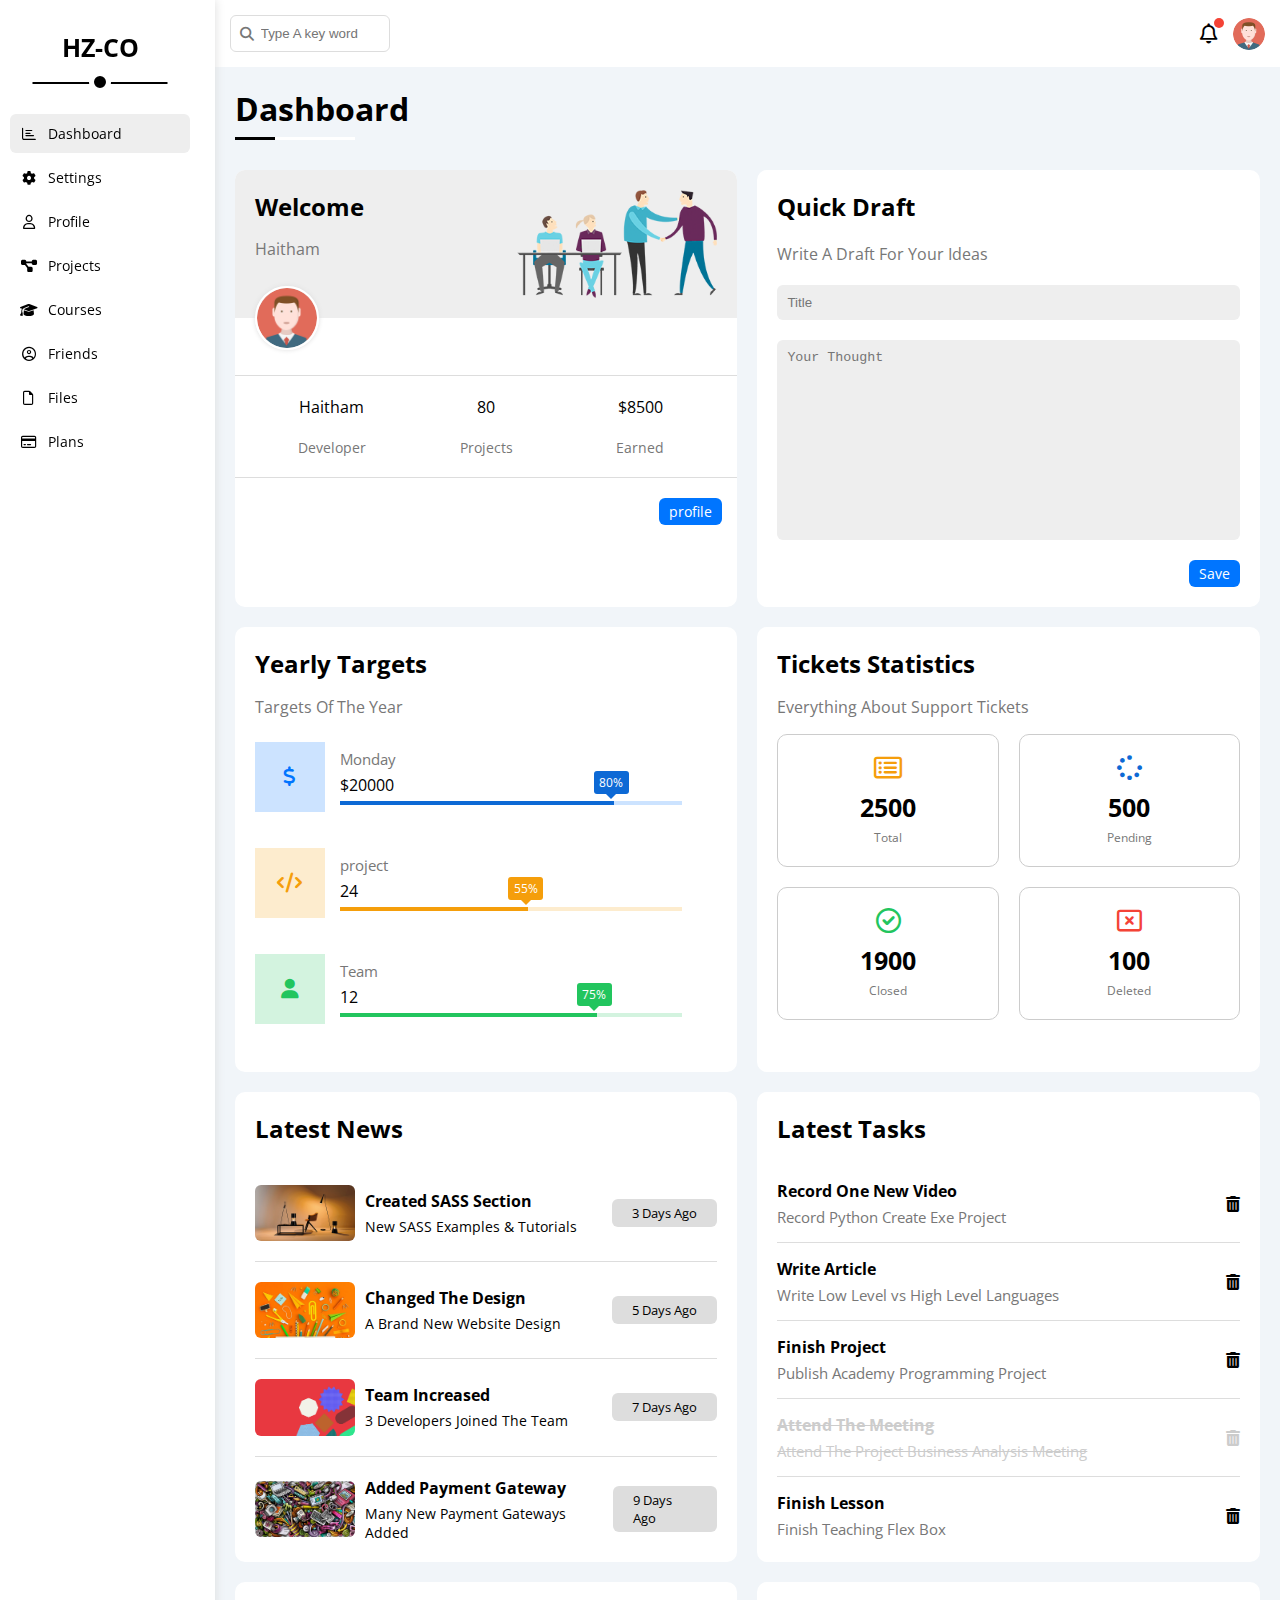
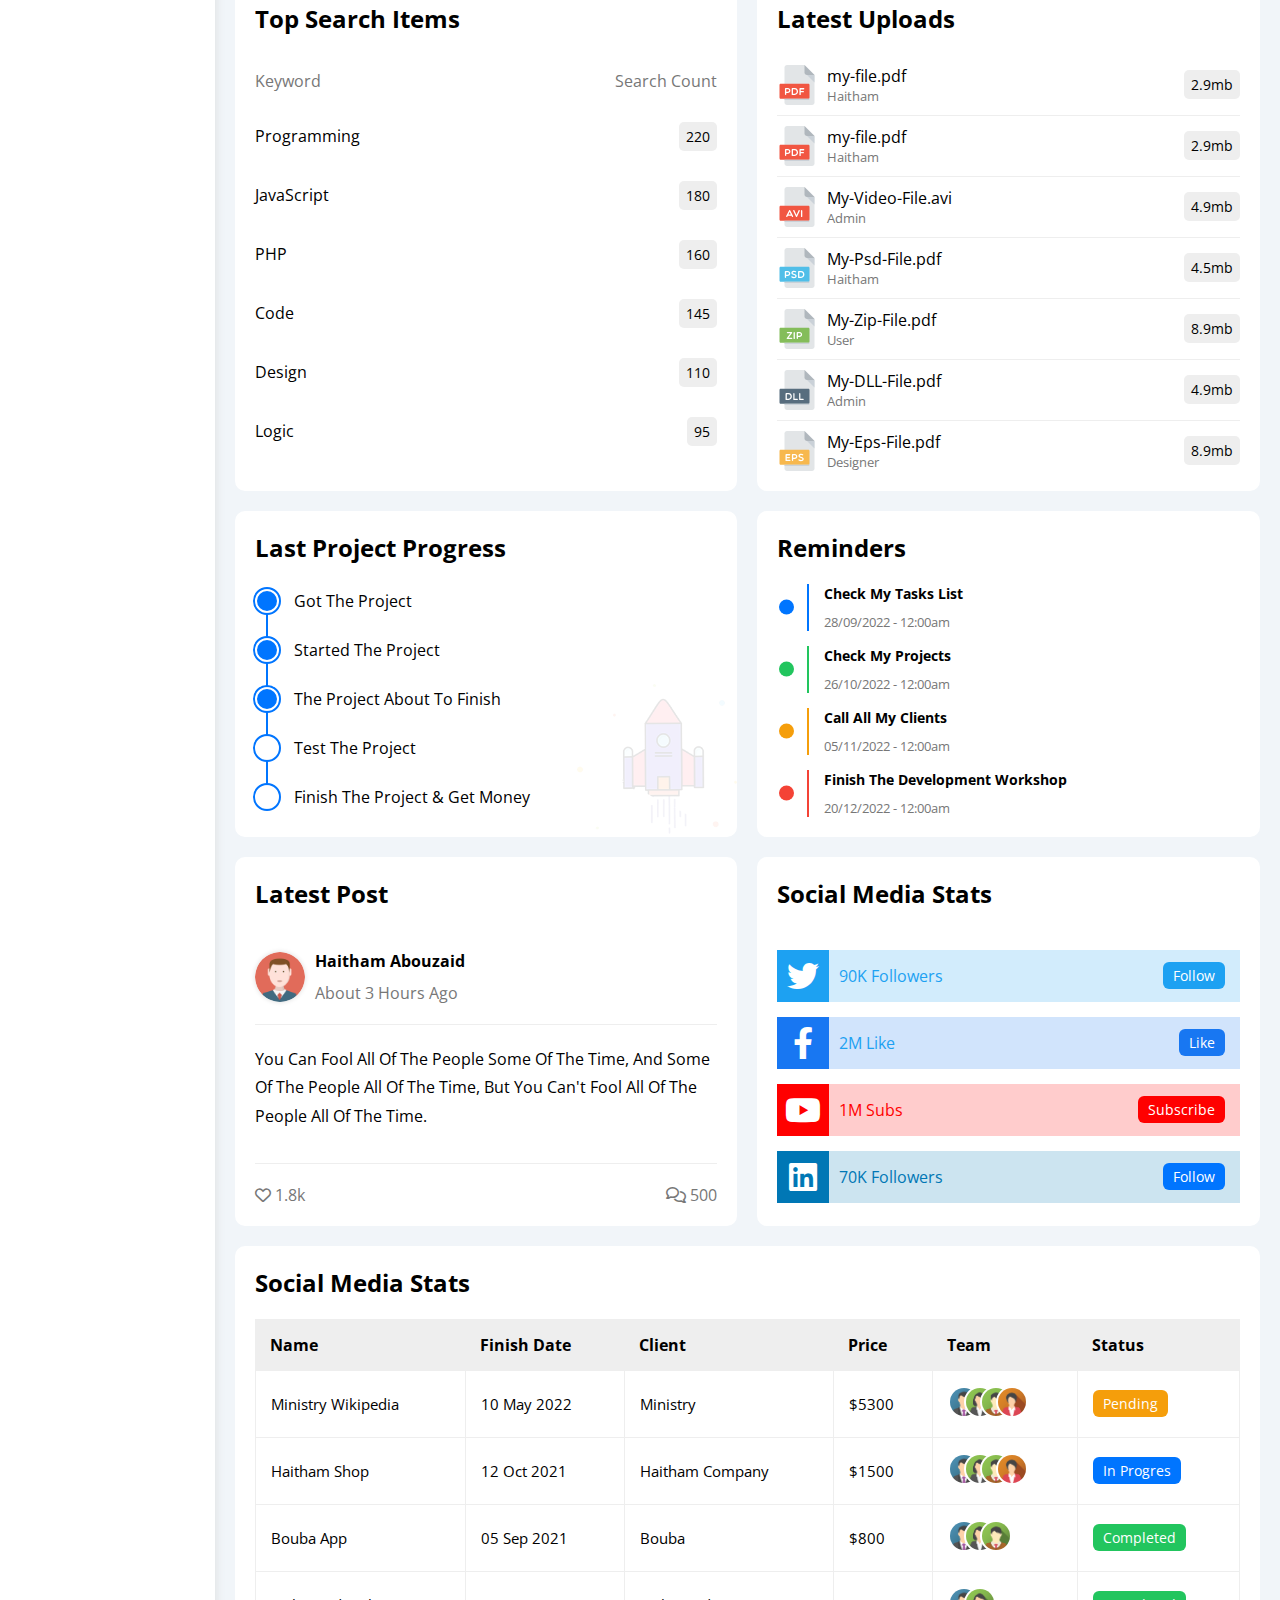
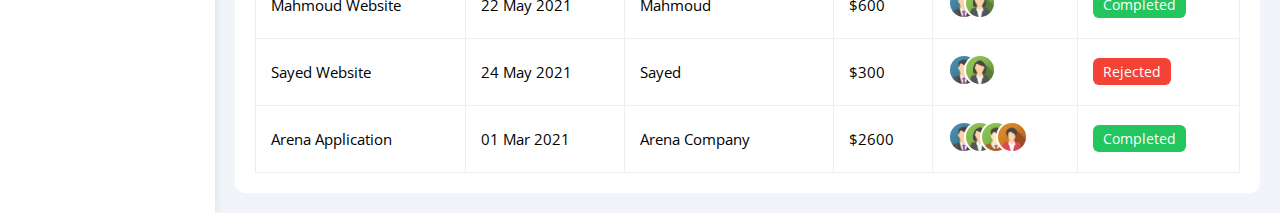
<file: index.html>
<!DOCTYPE html>
<html lang="en">
  <head>
    <meta charset="UTF-8" />
    <meta http-equiv="X-UA-Compatible" content="IE=edge" />
    <meta name="viewport" content="width=device-width, initial-scale=1.0" />
    <title>Dashboard</title>
    <link rel="stylesheet" href="css/all.min.css" />
    <link rel="stylesheet" href="css/style.css" />
    <link rel="preconnect" href="https://fonts.googleapis.com" />
    <link rel="preconnect" href="https://fonts.gstatic.com" crossorigin />
    <link href="https://fonts.googleapis.com/css2?family=Open+Sans:wght@300;500&display=swap" rel="stylesheet" />
  </head>
  <body>
    <div class="page">
      <!-- start sidebar -->
      <div class="sidebar">
        <div class="sid-cont">
        <h3>HZ-CO</h3>
        <ul>
          <li>
            <a class="anc-link active" href="index.html">
              <i class="fa-regular fa-chart-bar fa-fw"></i>
              <span>Dashboard</span>
            </a>
          </li>
          <li>
            <a class="anc-link" href="settings.html">
              <i class="fa-solid fa-gear fa-fw"></i>
              <span>Settings</span>
            </a>
          </li>
          <li>
            <a class="anc-link" href="profile.html">
              <i class="fa-regular fa-user fa-fw"></i>
              <span>Profile</span>
            </a>
          </li>
          <li>
            <a class="anc-link" href="projects.html">
              <i class="fa-solid fa-diagram-project fa-fw"></i>
              <span>Projects</span>
            </a>
          </li>
          <li>
            <a class="anc-link" href="courses.html">
              <i class="fa-solid fa-graduation-cap fa-fw"></i>
              <span>Courses</span>
            </a>
          </li>
          <li>
            <a class="anc-link" href="friends.html">
              <i class="fa-regular fa-circle-user fa-fw"></i>
              <span>Friends</span>
            </a>
          </li>
          <li>
            <a class="anc-link" href="files.html">
              <i class="fa-regular fa-file fa-fw"></i>
              <span>Files</span>
            </a>
          </li>
          <li>
            <a class="anc-link" href="plans.html">
              <i class="fa-regular fa-credit-card fa-fw"></i>
              <span>Plans</span>
            </a>
          </li>
        </ul>
      </div>
      </div>
      <!-- end sidebar -->
      <!-- start content -->
      <div class="content">
        <!-- start head -->
        <div class="nav-cont">
          <div class="search">
          <input type="text" placeholder="Type A key word">
        </div>
          <div class="icons">
            <i class="notifi fa-regular fa-bell">
              <span></span>
            </i>
            <img src="imgs/avatar.png" alt="">
          </div>
        </div>
         <!-- end head -->
         <!-- start Dashboard -->
         <!-- start-widget -->
         <h1 class="main-title">Dashboard</h1>
         <div class="wrapper">
            <!-- welcome -->
            <div class="welcome">
            <div class="main-head">
              <div class="text">
                <h2>Welcome</h2>
                <span>Haitham</span>
              </div>
              <img class="head-pic" src="imgs/welcome.png" alt="">
            </div>
            <img src="imgs/avatar.png" alt="" class="pic-prof">
            <div class="body">
              <div class="details">Haitham<span>Developer</span>
              </div>
              <div class="details">80<span>Projects</span>
              </div>
              <div class="details">$8500<span>Earned</span>
              </div>
            </div>
            <a href="" class="visit btn-shape">profile</a>
            </div>
             <!-- d- welcome -->
            <!-- Quick-draft -->
            <div class="q-draft">
            <h2 class="title-head">Quick Draft</h2>
            <span>Write A Draft For Your Ideas</span>
            <form>
              <input class="input" type="text" name="" id="" placeholder="Title">
              <textarea class="input area" name="" id="" placeholder="Your Thought"></textarea>
            </form>
            <a href="" class="qu-btn btn-shape">Save</a>
            </div>
            <!-- d- Quick-draft -->
             <!-- Target -->
             <div class="target">
            <h2 class="title-head">Yearly Targets</h2>
            <p>Targets Of The Year</p>
            <div class="targ">
              <div class="one icon"><i class="fa-solid fa-dollar-sign"></i></div>
              <div class="data">
                <span class="day">Monday</span>
                <span class="amount">$20000</span>
                <div class="prog-one progress">
                  <div class="color-one" style="width: 80%;">
                    <span>80%</span>
                  </div>
                </div>
              </div>
            </div>
            <div class="targ">
              <div class="two icon"><i class="fa-solid fa-code"></i></div>
              <div class="data">
                <span class="day">project</span>
                <span class="amount">24</span>
                <div class="prog-two progress">
                  <div class="color-two" style="width: 55%;">
                    <span>55%</span>
                  </div>
                </div>
              </div>
            </div>
            <div class="targ">
              <div class="three icon"><i class="fa-solid fa-user"></i></div>
              <div class="data">
                <span class="day">Team</span>
                <span class="amount">12</span>
                <div class="prog-three progress">
                  <div class="color-three" style="width: 75%;">
                    <span>75%</span>
                  </div>
                </div>
              </div>
            </div>
            </div>
             <!-- d-Target -->
            <!-- tickets -->
            <div class="tickets">
              <h2 class="title-head">Tickets Statistics</h2>
              <p>Everything About Support Tickets</p>
              <div class="ticket-contr">
                <div class="tik">
                  <i class="fa-regular fa-rectangle-list fa-2x list-icon"></i>
                  <span>2500</span>
                  Total
                </div>
                <div class="tik">
                  <i class="fa-solid fa-spinner fa-2x load-icon"></i>
                  <span>500</span>
                  Pending
                </div>
                <div class="tik">
                  <i class="fa-regular fa-circle-check fa-2x mark-icon"></i>
                  <span>1900</span>
                  Closed
                </div>
                <div class="tik">
                  <i class="fa-regular fa-rectangle-xmark fa-2x del-icon"></i>
                  <span>100</span>
                  Deleted
                </div>
              </div>
            </div>
            <!-- d- tickets -->
            <!-- latest-News -->
            <div class="latest-news">
              <h2 class="title-head">Latest News</h2>
              <div class="cont-news">
              <div class="box-news">
                <div class="l-side">
                  <img src="imgs/news-01.png" alt="">
                  <div class="text">
                    <h4>Created SASS Section</h4>
                    <span>New SASS Examples & Tutorials</span>
                  </div>
                </div>
                <div class="r-side">
                    3 Days Ago
                </div>
              </div>
              <div class="box-news">
                <div class="l-side">
                  <img src="imgs/news-02.png" alt="">
                  <div class="text">
                    <h4>Changed The Design</h4>
                    <span>A Brand New Website Design</span>
                  </div>
                </div>
                <div class="r-side">
                    5 Days Ago
                </div>
              </div>
              <div class="box-news">
                <div class="l-side">
                  <img src="imgs/news-03.png" alt="">
                  <div class="text">
                    <h4>Team Increased</h4>
                    <span>3 Developers Joined The Team</span>
                  </div>
                </div>
                <div class="r-side">
                    7 Days Ago
                </div>
              </div>
              <div class="box-news">
                <div class="l-side">
                  <img src="imgs/news-04.png" alt="">
                  <div class="text">
                    <h4>Added Payment Gateway</h4>
                    <span>Many New Payment Gateways Added</span>
                  </div>
                </div>
                <div class="r-side">
                    9 Days Ago
                </div>
              </div>
            </div>
            </div>
            <!-- d- latest-News -->
            <!--  latest tasks -->
            <div class="latest-tasks">
              <h2 class="title-head">Latest Tasks</h2>
              <div class="cont-task">
              <div class="box-task">
                  <div class="text">
                    <h4>Record One New Video</h4>
                    <span>Record Python Create Exe Project</span>
                  </div>
                <div class="r-side">
                  <i class="fa-solid fa-trash-can"></i>
                </div>
              </div>
              <div class="box-task">
                  <div class="text">
                    <h4>Write Article</h4>
                    <span>Write Low Level vs High Level Languages</span>
                  </div>
                <div class="r-side">
                  <i class="fa-solid fa-trash-can"></i>
                </div>
              </div>
              <div class="box-task">
                  <div class="text">
                    <h4>Finish Project</h4>
                    <span>Publish Academy Programming Project</span>
                  </div>
                <div class="r-side">
                  <i class="fa-solid fa-trash-can"></i>
                </div>
              </div>
              <div class="box-task">
                  <div class="text">
                    <h4><del>Attend The Meeting</del></h4>
                    <span><del>Attend The Project Business Analysis Meeting</del></span>
                  </div>
                <div class="r-side">
                  <i class="fa-solid fa-trash-can del"></i>
                </div>
              </div>
              <div class="box-task">
                <div class="text">
                  <h4>Finish Lesson</h4>
                  <span>Finish Teaching Flex Box</span>
                </div>
              <div class="r-side">
                <i class="fa-solid fa-trash-can"></i>
              </div>
            </div>
            </div>
            </div>
            <!-- d- taskes -->
            <!-- top search itmes -->
            <div class="top-search">
              <h2 class="title-head">Top Search Items</h2>
              <div class="data">
                <span>Keyword</span>
                <span>Search Count</span>
              </div>
              <div class="data">
                <span class="lang">Programming</span>
                <span class="num-ser">220</span>
              </div>
              <div class="data">
                <span class="lang">JavaScript</span>
                <span class="num-ser">180</span>
              </div>
              <div class="data">
                <span class="lang">PHP</span>
                <span class="num-ser">160</span>
              </div>
              <div class="data">
                <span class="lang">Code</span>
                <span class="num-ser">145</span>
              </div>
              <div class="data">
                <span class="lang">Design</span>
                <span class="num-ser">110</span>
              </div>
              <div class="data">
                <span class="lang">Logic</span>
                <span class="num-ser">95</span>
              </div>
            </div>
            <!-- d- top search itmes -->
            <!-- latest-uploade -->
            <div class="la-uploade">
              <h2 class="title-head">Latest Uploads</h2>
              <div class="data">
              <div class="left">
                <img src="imgs/pdf.svg" alt="">
                <div class="text">
                  <span>my-file.pdf</span>
                  <span>Haitham</span>
                </div>
              </div>
              <div class="right">
                2.9mb
              </div>
            </div>
            <div class="data">
              <div class="left">
                <img src="imgs/pdf.svg" alt="">
                <div class="text">
                  <span>my-file.pdf</span>
                  <span>Haitham</span>
                </div>
              </div>
              <div class="right">
                2.9mb
              </div>
            </div>
            <div class="data">
              <div class="left">
                <img src="imgs/avi.svg" alt="">
                <div class="text">
                  <span>My-Video-File.avi</span>
                  <span>Admin</span>
                </div>
              </div>
              <div class="right">
                4.9mb
              </div>
            </div>
            <div class="data">
              <div class="left">
                <img src="imgs/psd.svg" alt="">
                <div class="text">
                  <span>My-Psd-File.pdf</span>
                  <span>Haitham</span>
                </div>
              </div>
              <div class="right">
                4.5mb
              </div>
            </div>
            <div class="data">
              <div class="left">
                <img src="imgs/zip.svg" alt="">
                <div class="text">
                  <span>My-Zip-File.pdf</span>
                  <span>User</span>
                </div>
              </div>
              <div class="right">
                8.9mb
              </div>
            </div>
            <div class="data">
              <div class="left">
                <img src="imgs/dll.svg" alt="">
                <div class="text">
                  <span>My-DLL-File.pdf</span>
                  <span>Admin</span>
                </div>
              </div>
              <div class="right">
                4.9mb
              </div>
            </div>
            <div class="data">
              <div class="left">
                <img src="imgs/eps.svg" alt="">
                <div class="text">
                  <span>My-Eps-File.pdf</span>
                  <span>Designer</span>
                </div>
              </div>
              <div class="right">
                8.9mb
              </div>
            </div>
            </div>
            <!-- d- latest-uploade -->
            <!-- latest-project -->
            <div class="latest-project">
              <h2 class="title-head">Last Project Progress</h2>
              <ul class="progress">
                <li class="done"> Got The Project</li>
                <li class="done">Started The Project</li>
                <li class="done">The Project About To Finish</li>
                <li class="current">Test The Project</li>
                <li>Finish The Project & Get Money</li>
              </ul>
              <img src="imgs/project.png" alt="">
            </div>
            <!-- latest-project -->
            <!-- remainder -->
            <div class="remainder">
              <h2 class="title-head">Reminders</h2>
              <div class="remain one">
                <span class="title">Check My Tasks List</span>
                <span>28/09/2022 - 12:00am</span>
              </div>
              <div class="remain two">
                <span class="title">Check My Projects</span>
                <span>26/10/2022 - 12:00am</span>
              </div>
              <div class="remain three">
                <span class="title">Call All My Clients</span>
                <span>05/11/2022 - 12:00am</span>
              </div>
              <div class="remain four">
                <span class="title">Finish The Development Workshop</span>
                <span>20/12/2022 - 12:00am</span>
              </div>
            </div>
            <!-- d- remainder -->
            <!-- latest-post -->
            <div class="la-post">
              <h2 class="title-head">Latest Post</h2>
              <div class="info">
                <img src="imgs/avatar.png" alt="">
                <div class="nam">
                  <span class="user-nm">Haitham Abouzaid</span>
                  <span>About 3 Hours Ago</span>
                </div>
              </div>
              <div class="post">
                You Can Fool All Of The People Some Of The Time, And Some Of
                 The People All Of The Time, But You Can't Fool All Of The People All Of The Time.
              </div>
              <div class="liks">
              <div>
                <i class="fa-regular fa-heart"></i>
                <span>1.8k</span>
              </div>
              <div>
                <i class="fa-regular fa-comments"></i>
                <span>500</span>
              </div>
            </div>
            </div>
            <!-- d- latest-post -->
            <!-- social media -->
            <div class="social-media">
              <h2 class="title-head">Social Media Stats</h2>
              <div class="social twitter">
                <div class="Stics">
                  <span class="icon-soc one"><i class="fa-brands fa-twitter fa-2x"></i></span>
                  <span>90K Followers</span>
                </div>
                <a href="" class="btn-shape twe">Follow</a>
              </div>
              <div class="social facebook">
                <div class="Stics">
                  <span class="icon-soc two"><i class="fa-brands fa-facebook-f fa-2x"></i></span>
                  <span>2M Like</span>
                </div>
                <a href="" class="btn-shape face">Like</a>
              </div>
              <div class="social youtube">
                <div class="Stics">
                  <span class="icon-soc three"><i class="fa-brands fa-youtube fa-2x"></i></span>
                  <span>1M Subs</span>
                </div>
                <a href="" class="btn-shape tube">Subscribe</a>
              </div>
              <div class="social linkdin">
                <div class="Stics">
                  <span class="icon-soc four lind"><i class="fa-brands fa-linkedin fa-2x"></i></span>
                  <span>70K Followers</span>
                </div>
                <a href="" class="btn-shape">Follow</a>
              </div>
            </div>
            <!-- d- social media -->
         </div>
         <!-- start-widget -->
         <!-- start table -->
         <div class="table-project">
          <h2 class="title-head">Social Media Stats</h2>
          <div class="responsive-table">
          <table>
            <thead>
              <tr>
                <td>Name</td>
                <td>Finish Date	</td>
                <td>Client</td>
                <td>Price</td>
                <td>Team</td>
                <td>Status</td>
              </tr>
            </thead>
            <tbody>
              <tr class="t-data">
                <td>Ministry Wikipedia</td>
                <td>10 May 2022</td>
                <td>Ministry</td>
                <td>$5300</td>
                <td>
                  <img src="imgs/team-01.png" alt="">
                  <img src="imgs/team-02.png" alt="">
                  <img src="imgs/team-03.png" alt="">
                  <img src="imgs/team-04.png" alt="">
                </td>
                <td><span class="btn-shape orange">Pending</span></td>
              </tr>
              <tr class="t-data">
                <td>Haitham Shop	</td>
                <td>12 Oct 2021</td>
                <td>Haitham Company	</td>
                <td>$1500</td>
                <td>
                  <img src="imgs/team-01.png" alt="">
                  <img src="imgs/team-02.png" alt="">
                  <img src="imgs/team-03.png" alt="">
                  <img src="imgs/team-04.png" alt="">
                </td>
                <td><span class="btn-shape blue">In Progres</span></td>
              </tr>
              <tr class="t-data">
                <td>Bouba App</td>
                <td>05 Sep 2021	</td>
                <td>Bouba</td>
                <td>$800</td>
                <td>
                  <img src="imgs/team-01.png" alt="">
                  <img src="imgs/team-02.png" alt="">
                  <img src="imgs/team-03.png" alt="">
                </td>
                <td><span class="btn-shape green">Completed</span></td>
              </tr>
              <tr class="t-data">
                <td>Mahmoud Website</td>
                <td>22 May 2021	</td>
                <td>Mahmoud</td>
                <td>$600</td>
                <td>
                  <img src="imgs/team-01.png" alt="">
                  <img src="imgs/team-02.png" alt="">
                </td>
                <td><span class="btn-shape green">Completed</span></td>
              </tr>
              <tr class="t-data">
                <td>Sayed Website</td>
                <td>24 May 2021	</td>
                <td>Sayed</td>
                <td>$300</td>
                <td>
                  <img src="imgs/team-01.png" alt="">
                  <img src="imgs/team-02.png" alt="">
                </td>
                <td><span class="btn-shape red">Rejected</span></td>
              </tr>
              <tr class="t-data">
                <td>Arena Application		</td>
                <td>01 Mar 2021	</td>
                <td>Arena Company	</td>
                <td>$2600</td>
                <td>
                  <img src="imgs/team-01.png" alt="">
                  <img src="imgs/team-02.png" alt="">
                  <img src="imgs/team-03.png" alt="">
                  <img src="imgs/team-04.png" alt="">
                </td>
                <td><span class="btn-shape green">Completed</span></td>
              </tr>
            </tbody>
          </table>
        </div>
         </div>
         <!-- end table -->
         <!-- end Dashboard -->
      </div>
      <!-- end content -->
    </div>
  </body>
</html>
</file>
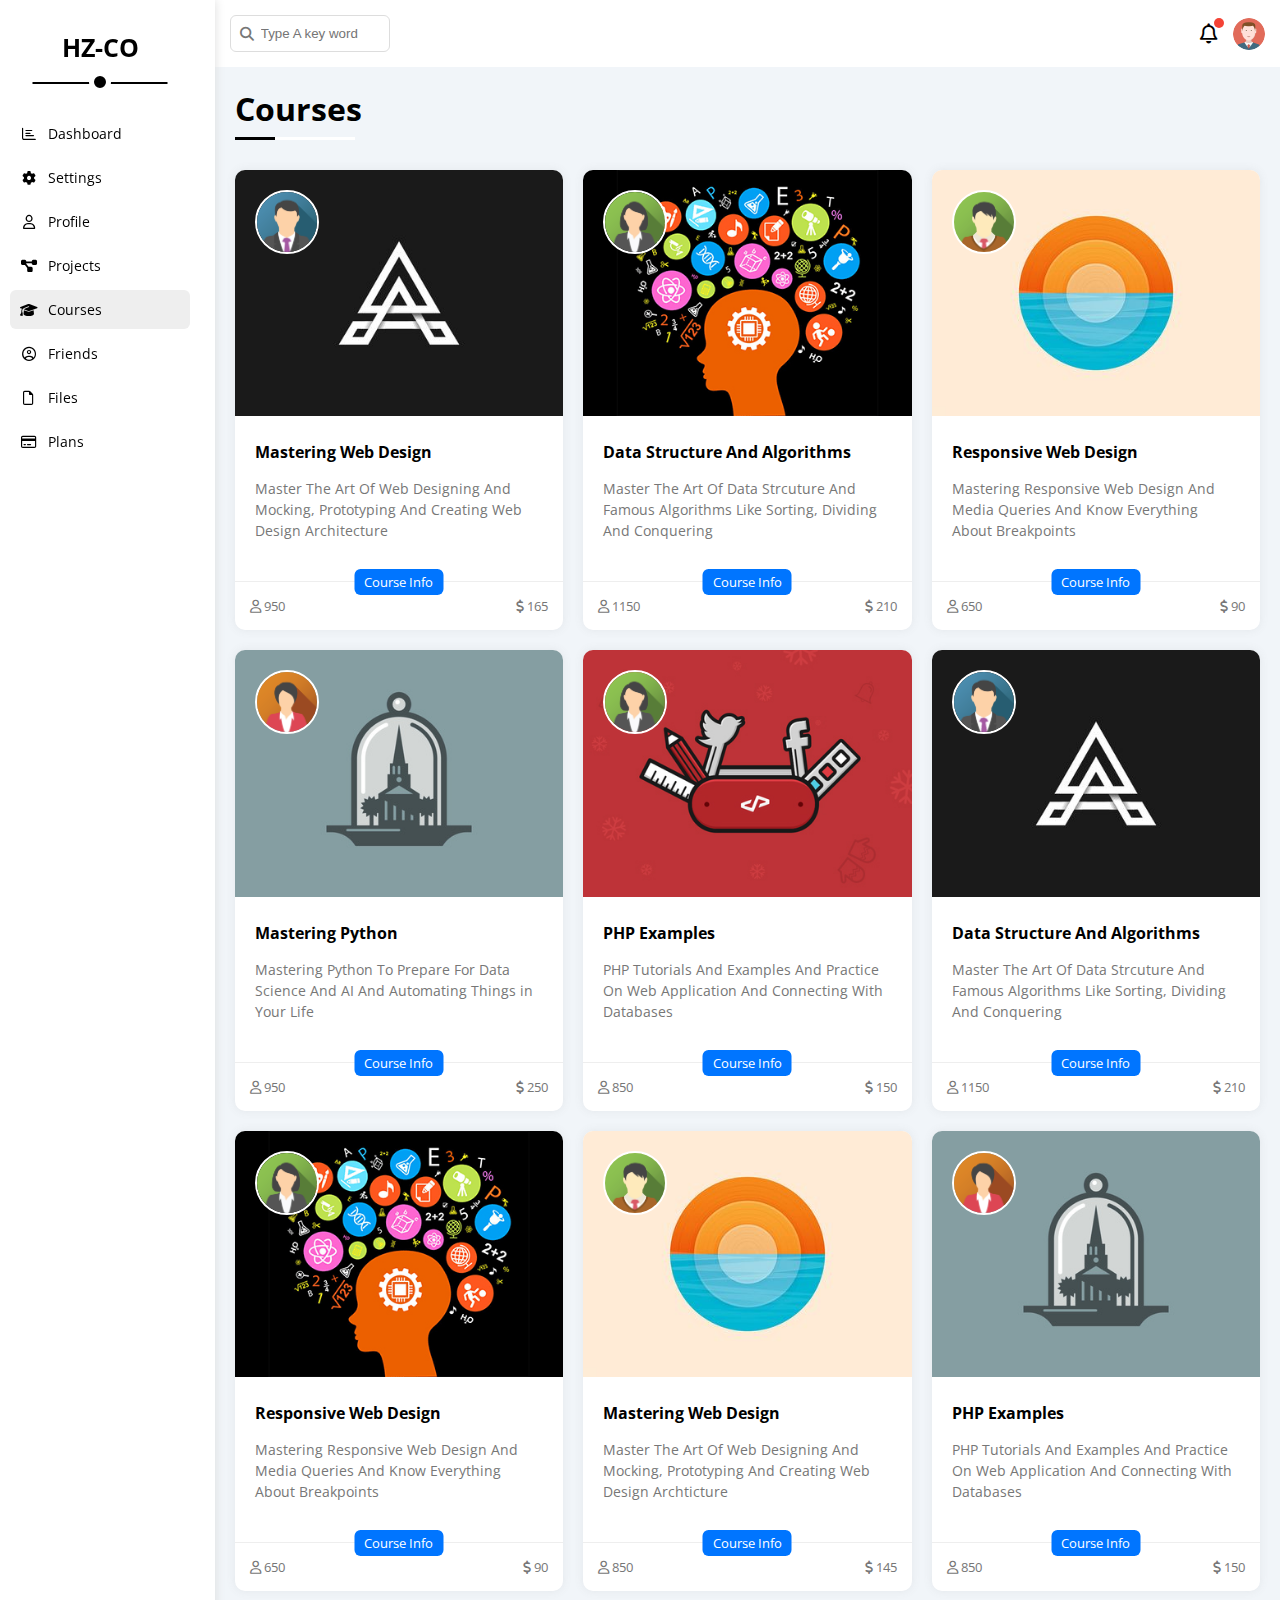
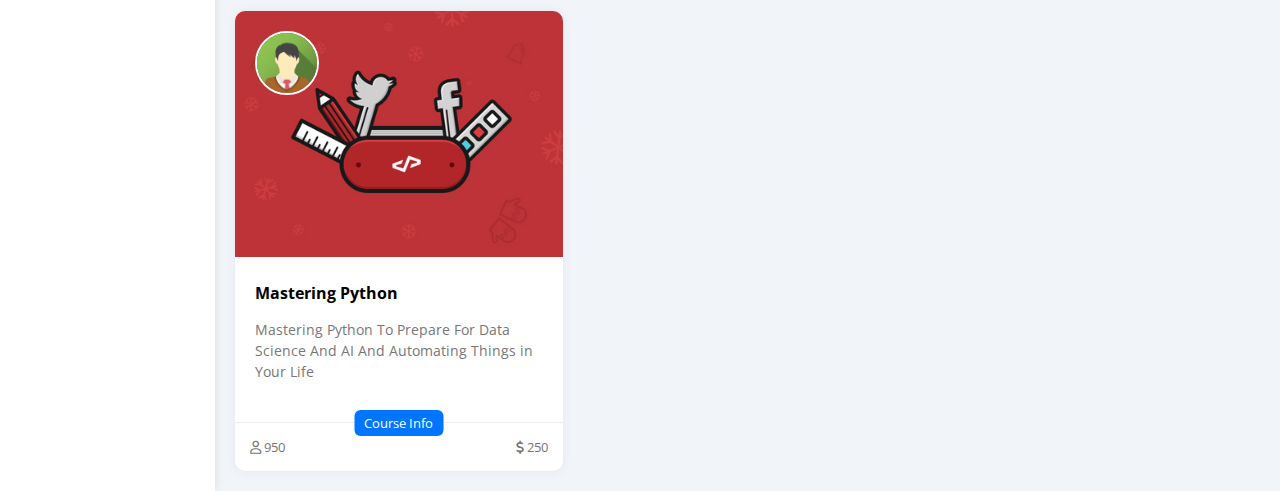
<file: courses.html>
<!DOCTYPE html>
<html lang="en">
  <head>
    <meta charset="UTF-8" />
    <meta http-equiv="X-UA-Compatible" content="IE=edge" />
    <meta name="viewport" content="width=device-width, initial-scale=1.0" />
    <title>Courses</title>
    <link rel="stylesheet" href="css/all.min.css" />
    <link rel="stylesheet" href="css/style.css" />
    <link rel="preconnect" href="https://fonts.googleapis.com" />
    <link rel="preconnect" href="https://fonts.gstatic.com" crossorigin />
    <link href="https://fonts.googleapis.com/css2?family=Open+Sans:wght@300;500&display=swap" rel="stylesheet" />
  </head>
  <body>
    <div class="page">
      <!-- start sidebar -->
      <div class="sidebar">
        <div class="sid-cont">
        <h3>HZ-CO</h3>
        <ul>
          <li>
            <a class="anc-link" href="index.html">
              <i class="fa-regular fa-chart-bar fa-fw"></i>
              <span>Dashboard</span>
            </a>
          </li>
          <li>
            <a class="anc-link" href="settings.html">
              <i class="fa-solid fa-gear fa-fw"></i>
              <span>Settings</span>
            </a>
          </li>
          <li>
            <a class="anc-link" href="profile.html">
              <i class="fa-regular fa-user fa-fw"></i>
              <span>Profile</span>
            </a>
          </li>
          <li>
            <a class="anc-link" href="projects.html">
              <i class="fa-solid fa-diagram-project fa-fw"></i>
              <span>Projects</span>
            </a>
          </li>
          <li>
            <a class="anc-link active" href="courses.html">
              <i class="fa-solid fa-graduation-cap fa-fw"></i>
              <span>Courses</span>
            </a>
          </li>
          <li>
            <a class="anc-link" href="friends.html">
              <i class="fa-regular fa-circle-user fa-fw"></i>
              <span>Friends</span>
            </a>
          </li>
          <li>
            <a class="anc-link" href="files.html">
              <i class="fa-regular fa-file fa-fw"></i>
              <span>Files</span>
            </a>
          </li>
          <li>
            <a class="anc-link" href="plans.html">
              <i class="fa-regular fa-credit-card fa-fw"></i>
              <span>Plans</span>
            </a>
          </li>
        </ul>
      </div>
      </div>
      <!-- end sidebar -->
      <!-- start content -->
      <div class="content">
        <!-- start head -->
        <div class="nav-cont">
          <div class="search">
          <input type="text" placeholder="Type A key word">
        </div>
          <div class="icons">
            <i class="notifi fa-regular fa-bell">
              <span></span>
            </i>
            <img src="imgs/avatar.png" alt="">
          </div>
        </div>
         <!-- end head -->
         <!-- start projects -->
         <!-- start-widget -->
         <h1 class="main-title">Courses</h1>
         <div class="courses-page wrapper-300">
          <div class="card">
            <div class="card-img">
                <img src="imgs/course-01.jpg" alt="">
                <img src="imgs/team-01.png" alt="">
            </div>
            <div class="card-info">
                <h4>Mastering Web Design</h4>
                <p>Master The Art Of Web Designing And Mocking, Prototyping And Creating Web Design Architecture</p>
            </div>
            <div class="card-stats">
                <span class="btn-shape">Course Info</span>
                <span>
                    <i class="fa-regular fa-user"></i>
                    950
                </span>
                <span>
                    <i class="fa-solid fa-dollar-sign"></i>
                    165
                </span>
            </div>
          </div>
          <div class="card">
            <div class="card-img">
                <img src="imgs/course-02.jpg" alt="">
                <img src="imgs/team-02.png" alt="">
            </div>
            <div class="card-info">
                <h4>Data Structure And Algorithms</h4>
                <p>Master The Art Of Data Strcuture And Famous Algorithms Like Sorting, Dividing And Conquering</p>
            </div>
            <div class="card-stats">
                <span class="btn-shape">Course Info</span>
                <span>
                    <i class="fa-regular fa-user"></i>
                    1150
                </span>
                <span>
                    <i class="fa-solid fa-dollar-sign"></i>
                    210
                </span>
            </div>
          </div>
          <div class="card">
            <div class="card-img">
                <img src="imgs/course-03.jpg" alt="">
                <img src="imgs/team-03.png" alt="">
            </div>
            <div class="card-info">
                <h4>Responsive Web Design</h4>
                <p>Mastering Responsive Web Design And Media Queries And Know Everything About Breakpoints</p>
            </div>
            <div class="card-stats">
                <span class="btn-shape">Course Info</span>
                <span>
                    <i class="fa-regular fa-user"></i>
                    650
                </span>
                <span>
                    <i class="fa-solid fa-dollar-sign"></i>
                    90
                </span>
            </div>
          </div>
          <div class="card">
            <div class="card-img">
                <img src="imgs/course-04.jpg" alt="">
                <img src="imgs/team-04.png" alt="">
            </div>
            <div class="card-info">
                <h4>Mastering Python</h4>
                <p>Mastering Python To Prepare For Data Science And AI And Automating Things in Your Life</p>
            </div>
            <div class="card-stats">
                <span class="btn-shape">Course Info</span>
                <span>
                    <i class="fa-regular fa-user"></i>
                    950
                </span>
                <span>
                    <i class="fa-solid fa-dollar-sign"></i>
                    250
                </span>
            </div>
          </div>
          <div class="card">
            <div class="card-img">
                <img src="imgs/course-05.jpg" alt="">
                <img src="imgs/team-02.png" alt="">
            </div>
            <div class="card-info">
                <h4>PHP Examples</h4>
                <p>PHP Tutorials And Examples And Practice On Web Application And Connecting With Databases</p>
            </div>
            <div class="card-stats">
                <span class="btn-shape">Course Info</span>
                <span>
                    <i class="fa-regular fa-user"></i>
                    850
                </span>
                <span>
                    <i class="fa-solid fa-dollar-sign"></i>
                    150
                </span>
            </div>
          </div>
          <div class="card">
            <div class="card-img">
                <img src="imgs/course-01.jpg" alt="">
                <img src="imgs/team-01.png" alt="">
            </div>
            <div class="card-info">
                <h4>Data Structure And Algorithms</h4>
                <p>Master The Art Of Data Strcuture And Famous Algorithms Like Sorting, Dividing And Conquering</p>
            </div>
            <div class="card-stats">
                <span class="btn-shape">Course Info</span>
                <span>
                    <i class="fa-regular fa-user"></i>
                    1150
                </span>
                <span>
                    <i class="fa-solid fa-dollar-sign"></i>
                    210
                </span>
            </div>
          </div>
          <div class="card">
            <div class="card-img">
                <img src="imgs/course-02.jpg" alt="">
                <img src="imgs/team-02.png" alt="">
            </div>
            <div class="card-info">
                <h4>Responsive Web Design</h4>
                <p>Mastering Responsive Web Design And Media Queries And Know Everything About Breakpoints</p>
            </div>
            <div class="card-stats">
                <span class="btn-shape">Course Info</span>
                <span>
                    <i class="fa-regular fa-user"></i>
                    650
                </span>
                <span>
                    <i class="fa-solid fa-dollar-sign"></i>
                    90
                </span>
            </div>
          </div>
          <div class="card">
            <div class="card-img">
                <img src="imgs/course-03.jpg" alt="">
                <img src="imgs/team-03.png" alt="">
            </div>
            <div class="card-info">
                <h4>Mastering Web Design</h4>
                <p>Master The Art Of Web Designing And Mocking, Prototyping And Creating Web Design Archticture</p>
            </div>
            <div class="card-stats">
                <span class="btn-shape">Course Info</span>
                <span>
                    <i class="fa-regular fa-user"></i>
                    850
                </span>
                <span>
                    <i class="fa-solid fa-dollar-sign"></i>
                    145
                </span>
            </div>
          </div>
          <div class="card">
            <div class="card-img">
                <img src="imgs/course-04.jpg" alt="">
                <img src="imgs/team-04.png" alt="">
            </div>
            <div class="card-info">
                <h4>PHP Examples</h4>
                <p>PHP Tutorials And Examples And Practice On Web Application And Connecting With Databases</p>
            </div>
            <div class="card-stats">
                <span class="btn-shape">Course Info</span>
                <span>
                    <i class="fa-regular fa-user"></i>
                    850
                </span>
                <span>
                    <i class="fa-solid fa-dollar-sign"></i>
                    150
                </span>
            </div>
          </div>
          <div class="card">
            <div class="card-img">
                <img src="imgs/course-05.jpg" alt="">
                <img src="imgs/team-03.png" alt="">
            </div>
            <div class="card-info">
                <h4>Mastering Python</h4>
                <p>Mastering Python To Prepare For Data Science And AI And Automating Things in Your Life</p>
            </div>
            <div class="card-stats">
                <span class="btn-shape">Course Info</span>
                <span>
                    <i class="fa-regular fa-user"></i>
                    950
                </span>
                <span>
                    <i class="fa-solid fa-dollar-sign"></i>
                    250
                </span>
            </div>
          </div>
          </div>
        </div>
      <!-- end content -->
    </div>
  </body>
</html>
</file>
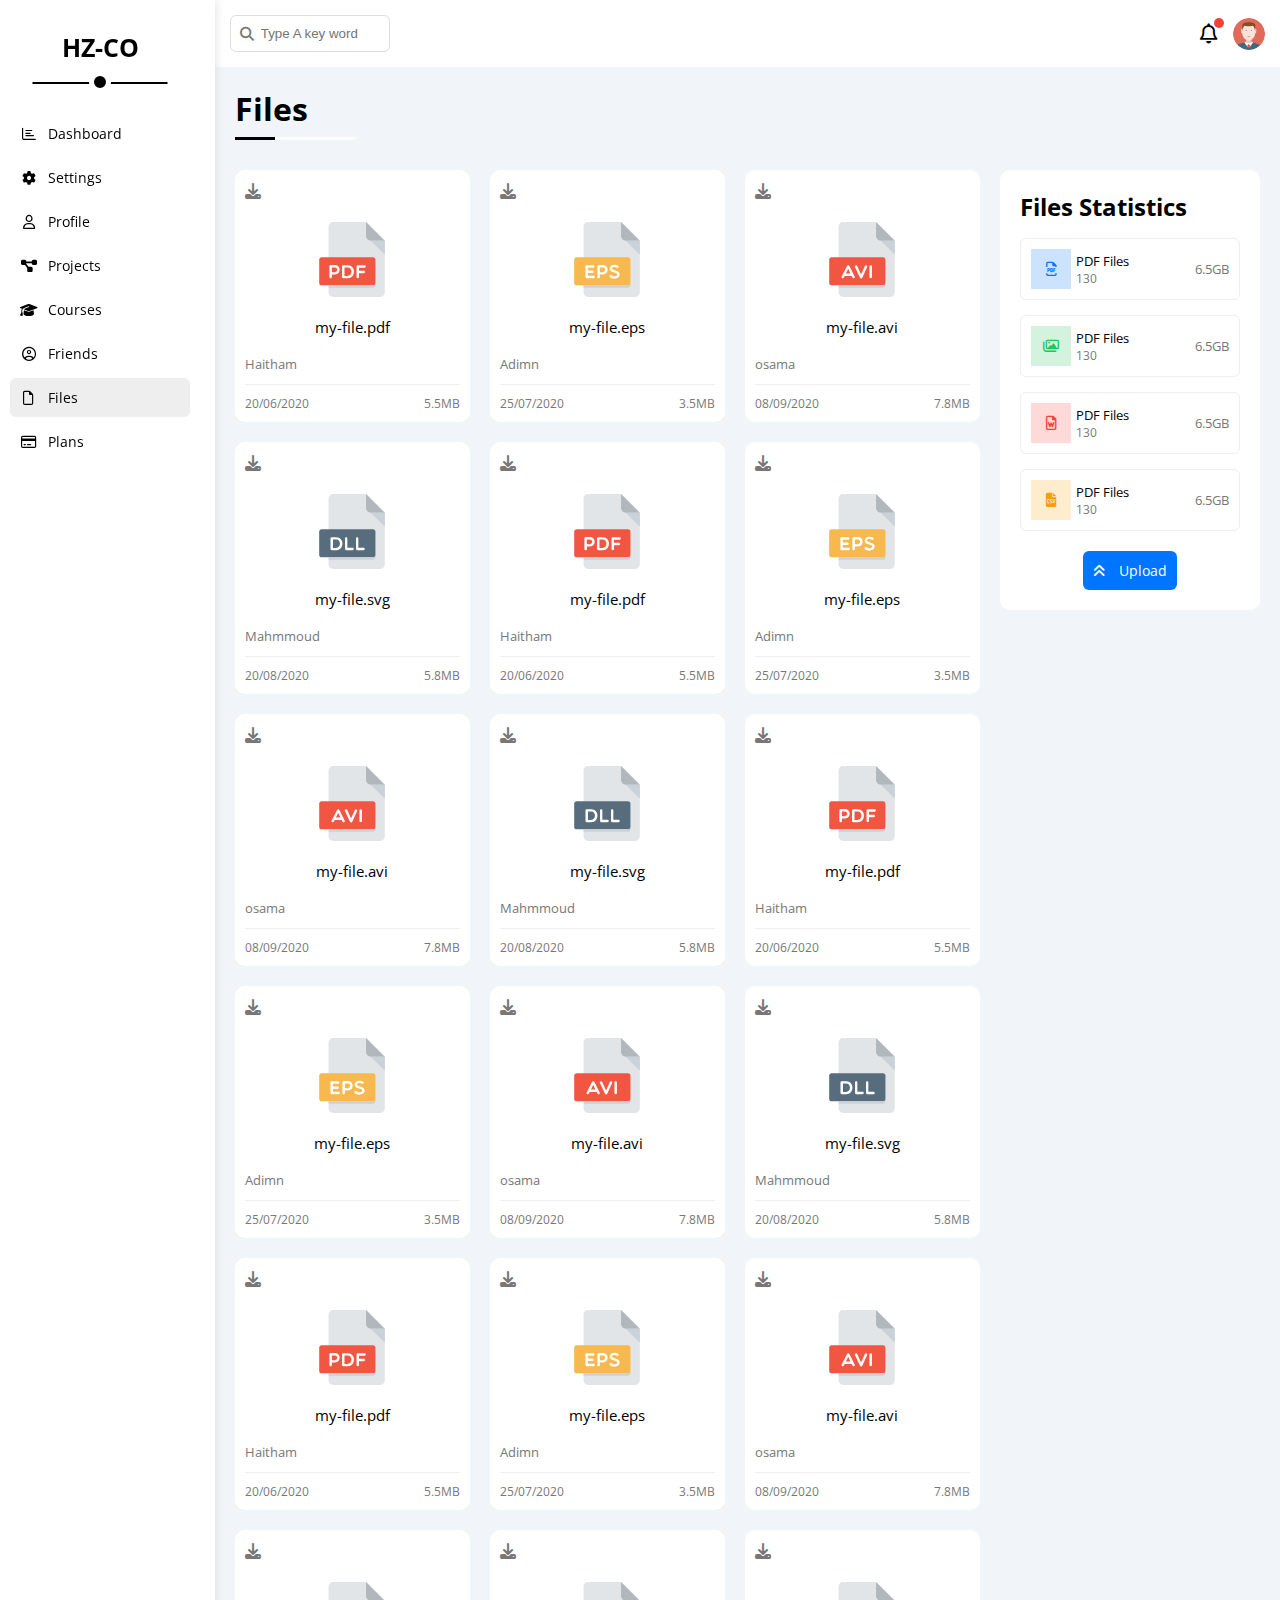
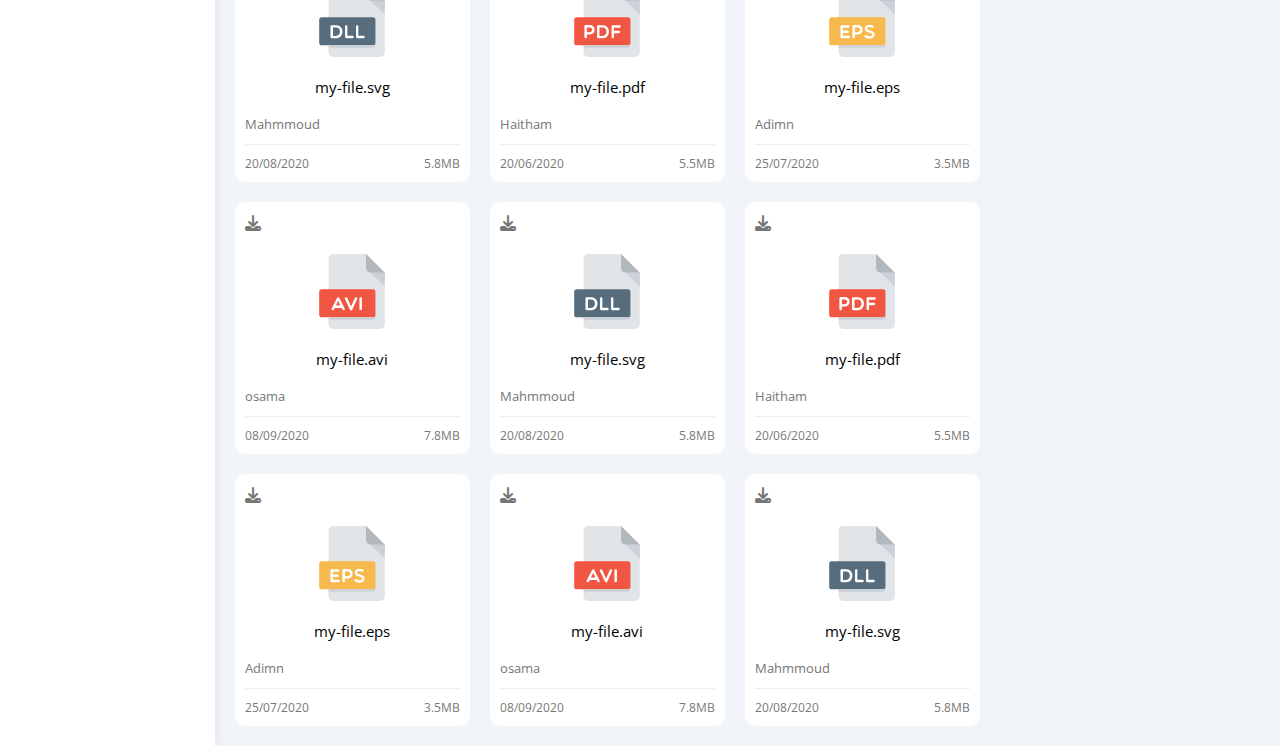
<file: files.html>
<!DOCTYPE html>
<html lang="en">
  <head>
    <meta charset="UTF-8" />
    <meta http-equiv="X-UA-Compatible" content="IE=edge" />
    <meta name="viewport" content="width=device-width, initial-scale=1.0" />
    <title>Files</title>
    <link rel="stylesheet" href="css/all.min.css" />
    <link rel="stylesheet" href="css/style.css" />
    <link rel="preconnect" href="https://fonts.googleapis.com" />
    <link rel="preconnect" href="https://fonts.gstatic.com" crossorigin />
    <link href="https://fonts.googleapis.com/css2?family=Open+Sans:wght@300;500&display=swap" rel="stylesheet" />
  </head>
  <body>
    <div class="page">
      <!-- start sidebar -->
      <div class="sidebar">
        <div class="sid-cont">
        <h3>HZ-CO</h3>
        <ul>
          <li>
            <a class="anc-link" href="index.html">
              <i class="fa-regular fa-chart-bar fa-fw"></i>
              <span>Dashboard</span>
            </a>
          </li>
          <li>
            <a class="anc-link" href="settings.html">
              <i class="fa-solid fa-gear fa-fw"></i>
              <span>Settings</span>
            </a>
          </li>
          <li>
            <a class="anc-link" href="profile.html">
              <i class="fa-regular fa-user fa-fw"></i>
              <span>Profile</span>
            </a>
          </li>
          <li>
            <a class="anc-link" href="projects.html">
              <i class="fa-solid fa-diagram-project fa-fw"></i>
              <span>Projects</span>
            </a>
          </li>
          <li>
            <a class="anc-link " href="courses.html">
              <i class="fa-solid fa-graduation-cap fa-fw"></i>
              <span>Courses</span>
            </a>
          </li>
          <li>
            <a class="anc-link" href="friends.html">
              <i class="fa-regular fa-circle-user fa-fw"></i>
              <span>Friends</span>
            </a>
          </li>
          <li>
            <a class="anc-link active" href="files.html">
              <i class="fa-regular fa-file fa-fw"></i>
              <span>Files</span>
            </a>
          </li>
          <li>
            <a class="anc-link" href="plans.html">
              <i class="fa-regular fa-credit-card fa-fw"></i>
              <span>Plans</span>
            </a>
          </li>
        </ul>
      </div>
      </div>
      <!-- end sidebar -->
      <!-- start content -->
      <div class="content">
        <!-- start head -->
        <div class="nav-cont">
          <div class="search">
          <input type="text" placeholder="Type A key word">
        </div>
          <div class="icons">
            <i class="notifi fa-regular fa-bell">
              <span></span>
            </i>
            <img src="imgs/avatar.png" alt="">
          </div>
        </div>
         <!-- end head -->
         <!-- start projects -->
         <!-- start-widget -->
         <h1 class="main-title">Files</h1>
         <div class="Files-page">
          <div class="Files-statics">
            <h2 class="title-head">Files Statistics</h2>
            <div class="file-section">
              <i class="fa-regular fa-file-pdf fa-lg blue-50"></i>
              <div class="info">
                <span>PDF Files</span>
                <span>130</span>
              </div>
              <div class="space">6.5GB</div>
            </div>
            <div class="file-section">
              <i class="fa-regular fa-images fa-lg green-50"></i>
              <div class="info">
                <span>PDF Files</span>
                <span>130</span>
              </div>
              <div class="space">6.5GB</div>
            </div>
            <div class="file-section">
              <i class="fa-regular fa-file-word fa-lg red-50"></i>
              <div class="info">
                <span>PDF Files</span>
                <span>130</span>
              </div>
              <div class="space">6.5GB</div>
            </div>
            <div class="file-section">
              <i class="fa-solid fa-file-csv fa-lg orange-50"></i>
              <div class="info">
                <span>PDF Files</span>
                <span>130</span>
              </div>
              <div class="space">6.5GB</div>
            </div>
            <a href="#" class="btn-upload">
              <i class="fa-solid fa-angles-up"></i>
              Upload
            </a>
          </div>
          <div class="files-content">
            <div class="file-card">
              <i class="fa-solid fa-download"></i>
              <div class="img">
                <img src="imgs/pdf.svg" alt="">
              </div>
              <h5>my-file.pdf</h5>
              <span>Haitham</span>
              <div class="data">
                <span>20/06/2020</span>
                <span>5.5MB</span>
              </div>
            </div>
            <div class="file-card">
              <i class="fa-solid fa-download"></i>
              <div class="img">
                <img src="imgs/eps.svg" alt="">
              </div>
              <h5>my-file.eps</h5>
              <span>Adimn</span>
              <div class="data">
                <span>25/07/2020</span>
                <span>3.5MB</span>
              </div>
            </div>
            <div class="file-card">
              <i class="fa-solid fa-download"></i>
              <div class="img">
                <img src="imgs/avi.svg" alt="">
              </div>
              <h5>my-file.avi</h5>
              <span>osama</span>
              <div class="data">
                <span>08/09/2020</span>
                <span>7.8MB</span>
              </div>
            </div>
            <div class="file-card">
              <i class="fa-solid fa-download"></i>
              <div class="img">
                <img src="imgs/dll.svg" alt="">
              </div>
              <h5>my-file.svg</h5>
              <span>Mahmmoud</span>
              <div class="data">
                <span>20/08/2020</span>
                <span>5.8MB</span>
              </div>
            </div>
            <div class="file-card">
              <i class="fa-solid fa-download"></i>
              <div class="img">
                <img src="imgs/pdf.svg" alt="">
              </div>
              <h5>my-file.pdf</h5>
              <span>Haitham</span>
              <div class="data">
                <span>20/06/2020</span>
                <span>5.5MB</span>
              </div>
            </div>
            <div class="file-card">
              <i class="fa-solid fa-download"></i>
              <div class="img">
                <img src="imgs/eps.svg" alt="">
              </div>
              <h5>my-file.eps</h5>
              <span>Adimn</span>
              <div class="data">
                <span>25/07/2020</span>
                <span>3.5MB</span>
              </div>
            </div>
            <div class="file-card">
              <i class="fa-solid fa-download"></i>
              <div class="img">
                <img src="imgs/avi.svg" alt="">
              </div>
              <h5>my-file.avi</h5>
              <span>osama</span>
              <div class="data">
                <span>08/09/2020</span>
                <span>7.8MB</span>
              </div>
            </div>
            <div class="file-card">
              <i class="fa-solid fa-download"></i>
              <div class="img">
                <img src="imgs/dll.svg" alt="">
              </div>
              <h5>my-file.svg</h5>
              <span>Mahmmoud</span>
              <div class="data">
                <span>20/08/2020</span>
                <span>5.8MB</span>
              </div>
            </div>
            <div class="file-card">
              <i class="fa-solid fa-download"></i>
              <div class="img">
                <img src="imgs/pdf.svg" alt="">
              </div>
              <h5>my-file.pdf</h5>
              <span>Haitham</span>
              <div class="data">
                <span>20/06/2020</span>
                <span>5.5MB</span>
              </div>
            </div>
            <div class="file-card">
              <i class="fa-solid fa-download"></i>
              <div class="img">
                <img src="imgs/eps.svg" alt="">
              </div>
              <h5>my-file.eps</h5>
              <span>Adimn</span>
              <div class="data">
                <span>25/07/2020</span>
                <span>3.5MB</span>
              </div>
            </div>
            <div class="file-card">
              <i class="fa-solid fa-download"></i>
              <div class="img">
                <img src="imgs/avi.svg" alt="">
              </div>
              <h5>my-file.avi</h5>
              <span>osama</span>
              <div class="data">
                <span>08/09/2020</span>
                <span>7.8MB</span>
              </div>
            </div>
            <div class="file-card">
              <i class="fa-solid fa-download"></i>
              <div class="img">
                <img src="imgs/dll.svg" alt="">
              </div>
              <h5>my-file.svg</h5>
              <span>Mahmmoud</span>
              <div class="data">
                <span>20/08/2020</span>
                <span>5.8MB</span>
              </div>
            </div>
            <div class="file-card">
              <i class="fa-solid fa-download"></i>
              <div class="img">
                <img src="imgs/pdf.svg" alt="">
              </div>
              <h5>my-file.pdf</h5>
              <span>Haitham</span>
              <div class="data">
                <span>20/06/2020</span>
                <span>5.5MB</span>
              </div>
            </div>
            <div class="file-card">
              <i class="fa-solid fa-download"></i>
              <div class="img">
                <img src="imgs/eps.svg" alt="">
              </div>
              <h5>my-file.eps</h5>
              <span>Adimn</span>
              <div class="data">
                <span>25/07/2020</span>
                <span>3.5MB</span>
              </div>
            </div>
            <div class="file-card">
              <i class="fa-solid fa-download"></i>
              <div class="img">
                <img src="imgs/avi.svg" alt="">
              </div>
              <h5>my-file.avi</h5>
              <span>osama</span>
              <div class="data">
                <span>08/09/2020</span>
                <span>7.8MB</span>
              </div>
            </div>
            <div class="file-card">
              <i class="fa-solid fa-download"></i>
              <div class="img">
                <img src="imgs/dll.svg" alt="">
              </div>
              <h5>my-file.svg</h5>
              <span>Mahmmoud</span>
              <div class="data">
                <span>20/08/2020</span>
                <span>5.8MB</span>
              </div>
            </div>
            <div class="file-card">
              <i class="fa-solid fa-download"></i>
              <div class="img">
                <img src="imgs/pdf.svg" alt="">
              </div>
              <h5>my-file.pdf</h5>
              <span>Haitham</span>
              <div class="data">
                <span>20/06/2020</span>
                <span>5.5MB</span>
              </div>
            </div>
            <div class="file-card">
              <i class="fa-solid fa-download"></i>
              <div class="img">
                <img src="imgs/eps.svg" alt="">
              </div>
              <h5>my-file.eps</h5>
              <span>Adimn</span>
              <div class="data">
                <span>25/07/2020</span>
                <span>3.5MB</span>
              </div>
            </div>
            <div class="file-card">
              <i class="fa-solid fa-download"></i>
              <div class="img">
                <img src="imgs/avi.svg" alt="">
              </div>
              <h5>my-file.avi</h5>
              <span>osama</span>
              <div class="data">
                <span>08/09/2020</span>
                <span>7.8MB</span>
              </div>
            </div>
            <div class="file-card">
              <i class="fa-solid fa-download"></i>
              <div class="img">
                <img src="imgs/dll.svg" alt="">
              </div>
              <h5>my-file.svg</h5>
              <span>Mahmmoud</span>
              <div class="data">
                <span>20/08/2020</span>
                <span>5.8MB</span>
              </div>
            </div>
            <div class="file-card">
              <i class="fa-solid fa-download"></i>
              <div class="img">
                <img src="imgs/pdf.svg" alt="">
              </div>
              <h5>my-file.pdf</h5>
              <span>Haitham</span>
              <div class="data">
                <span>20/06/2020</span>
                <span>5.5MB</span>
              </div>
            </div>
            <div class="file-card">
              <i class="fa-solid fa-download"></i>
              <div class="img">
                <img src="imgs/eps.svg" alt="">
              </div>
              <h5>my-file.eps</h5>
              <span>Adimn</span>
              <div class="data">
                <span>25/07/2020</span>
                <span>3.5MB</span>
              </div>
            </div>
            <div class="file-card">
              <i class="fa-solid fa-download"></i>
              <div class="img">
                <img src="imgs/avi.svg" alt="">
              </div>
              <h5>my-file.avi</h5>
              <span>osama</span>
              <div class="data">
                <span>08/09/2020</span>
                <span>7.8MB</span>
              </div>
            </div>
            <div class="file-card">
              <i class="fa-solid fa-download"></i>
              <div class="img">
                <img src="imgs/dll.svg" alt="">
              </div>
              <h5>my-file.svg</h5>
              <span>Mahmmoud</span>
              <div class="data">
                <span>20/08/2020</span>
                <span>5.8MB</span>
              </div>
            </div>
          </div>
          </div>
        </div>
      <!-- end content -->
    </div>
  </body>
</html>
</file>
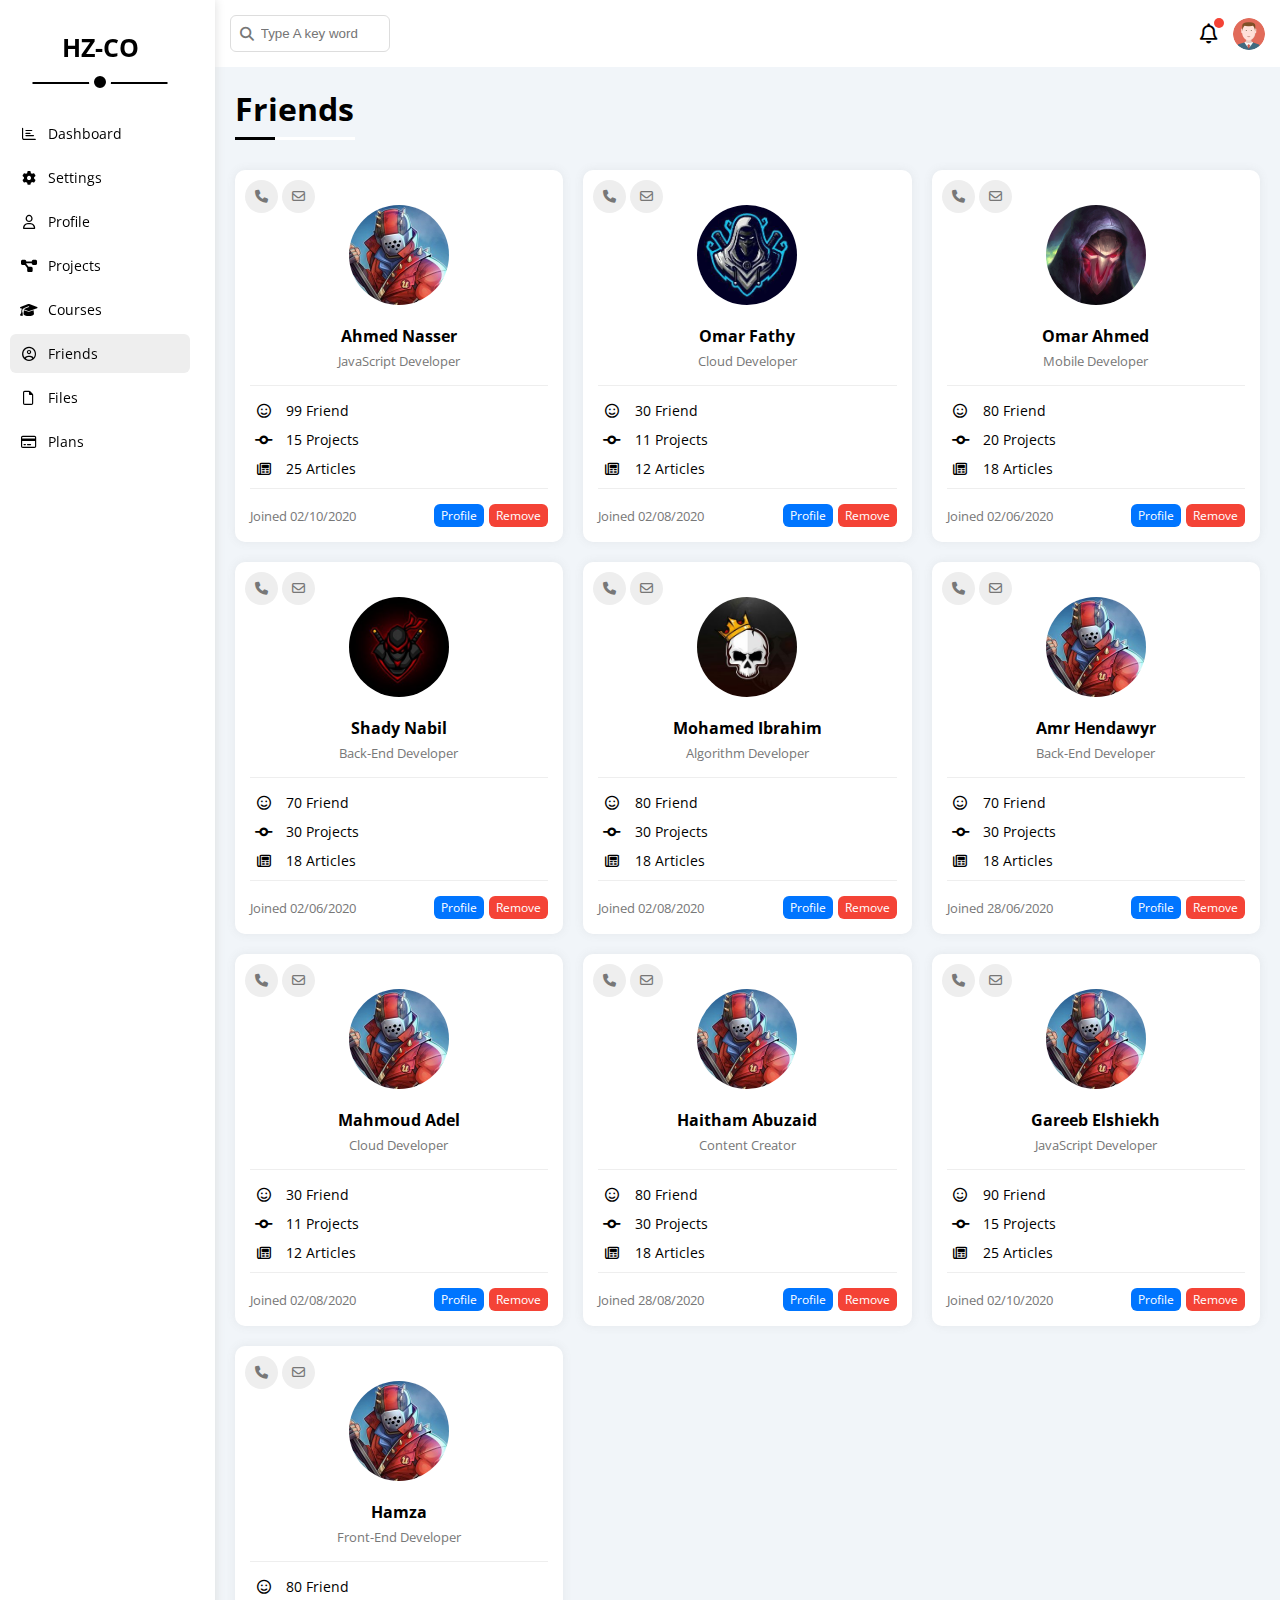
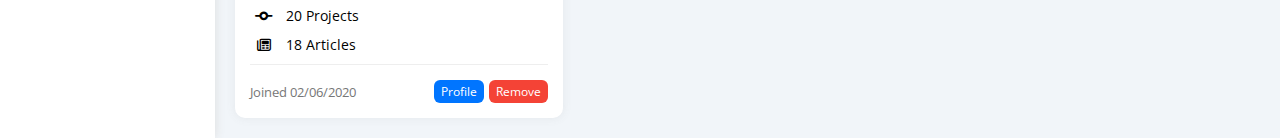
<file: friends.html>
<!DOCTYPE html>
<html lang="en">
  <head>
    <meta charset="UTF-8" />
    <meta http-equiv="X-UA-Compatible" content="IE=edge" />
    <meta name="viewport" content="width=device-width, initial-scale=1.0" />
    <title>Friends</title>
    <link rel="stylesheet" href="css/all.min.css" />
    <link rel="stylesheet" href="css/style.css" />
    <link rel="preconnect" href="https://fonts.googleapis.com" />
    <link rel="preconnect" href="https://fonts.gstatic.com" crossorigin />
    <link href="https://fonts.googleapis.com/css2?family=Open+Sans:wght@300;500&display=swap" rel="stylesheet" />
  </head>
  <body>
    <div class="page">
      <!-- start sidebar -->
      <div class="sidebar">
        <div class="sid-cont">
        <h3>HZ-CO</h3>
        <ul>
          <li>
            <a class="anc-link" href="index.html">
              <i class="fa-regular fa-chart-bar fa-fw"></i>
              <span>Dashboard</span>
            </a>
          </li>
          <li>
            <a class="anc-link" href="settings.html">
              <i class="fa-solid fa-gear fa-fw"></i>
              <span>Settings</span>
            </a>
          </li>
          <li>
            <a class="anc-link" href="profile.html">
              <i class="fa-regular fa-user fa-fw"></i>
              <span>Profile</span>
            </a>
          </li>
          <li>
            <a class="anc-link" href="projects.html">
              <i class="fa-solid fa-diagram-project fa-fw"></i>
              <span>Projects</span>
            </a>
          </li>
          <li>
            <a class="anc-link" href="courses.html">
              <i class="fa-solid fa-graduation-cap fa-fw"></i>
              <span>Courses</span>
            </a>
          </li>
          <li>
            <a class="anc-link active" href="friends.html">
              <i class="fa-regular fa-circle-user fa-fw"></i>
              <span>Friends</span>
            </a>
          </li>
          <li>
            <a class="anc-link" href="files.html">
              <i class="fa-regular fa-file fa-fw"></i>
              <span>Files</span>
            </a>
          </li>
          <li>
            <a class="anc-link" href="plans.html">
              <i class="fa-regular fa-credit-card fa-fw"></i>
              <span>Plans</span>
            </a>
          </li>
        </ul>
      </div>
      </div>
      <!-- end sidebar -->
      <!-- start content -->
      <div class="content">
        <!-- start head -->
        <div class="nav-cont">
          <div class="search">
          <input type="text" placeholder="Type A key word">
        </div>
          <div class="icons">
            <i class="notifi fa-regular fa-bell">
              <span></span>
            </i>
            <img src="imgs/avatar.png" alt="">
          </div>
        </div>
         <!-- end head -->
         <!-- start projects -->
         <!-- start-widget -->
         <h1 class="main-title">Friends</h1>
         <div class="frinds-page wrapper-300">
          <div class="freind-card">
            <div class="contact-icon">
              <i class="fa-solid fa-phone"></i>
              <i class="fa-regular fa-envelope"></i>
            </div>
            <div class="card-img">
                <img src="imgs/friend-01.jpg" alt="">
                <h4>Ahmed Nasser</h4>
                <span>JavaScript Developer</span>
            </div>
            <div class="card-info">
                <span><i class="fa-regular fa-face-smile fa-fw"></i> 99 Friend</span>
                <span><i class="fa-solid fa-code-commit fa-fw"></i> 15 Projects</span>
                <span><i class="fa-regular fa-newspaper fa-fw"></i> 25 Articles</span>
            </div>
            <div class="card-stats">
                <span> Joined 02/10/2020</span>
                <div class="btns">
                  <span class="btn-shape">Profile</span>
                  <span class="btn-shape red">Remove</span>
                </div>
            </div>
          </div>
          <div class="freind-card">
            <div class="contact-icon">
              <i class="fa-solid fa-phone"></i>
              <i class="fa-regular fa-envelope"></i>
            </div>
            <div class="card-img">
                <img src="imgs/friend-02.jpg" alt="">
                <h4>Omar Fathy</h4>
                <span>Cloud Developer</span>
            </div>
            <div class="card-info">
                <span><i class="fa-regular fa-face-smile fa-fw"></i> 30 Friend</span>
                <span><i class="fa-solid fa-code-commit fa-fw"></i> 11 Projects</span>
                <span><i class="fa-regular fa-newspaper fa-fw"></i> 12 Articles</span>
            </div>
            <div class="card-stats">
                <span> Joined 02/08/2020</span>
                <div class="btns">
                  <span class="btn-shape">Profile</span>
                  <span class="btn-shape red">Remove</span>
                </div>
            </div>
          </div>
          <div class="freind-card">
            <div class="contact-icon">
              <i class="fa-solid fa-phone"></i>
              <i class="fa-regular fa-envelope"></i>
            </div>
            <div class="card-img">
                <img src="imgs/friend-03.jpg" alt="">
                <h4>Omar Ahmed</h4>
                <span>Mobile Developer</span>
            </div>
            <div class="card-info">
                <span><i class="fa-regular fa-face-smile fa-fw"></i> 80 Friend</span>
                <span><i class="fa-solid fa-code-commit fa-fw"></i> 20 Projects</span>
                <span><i class="fa-regular fa-newspaper fa-fw"></i> 18 Articles</span>
            </div>
            <div class="card-stats">
                <span> Joined 02/06/2020</span>
                <div class="btns">
                  <span class="btn-shape">Profile</span>
                  <span class="btn-shape red">Remove</span>
                </div>
            </div>
          </div>
          <div class="freind-card">
            <div class="contact-icon">
              <i class="fa-solid fa-phone"></i>
              <i class="fa-regular fa-envelope"></i>
            </div>
            <div class="card-img">
                <img src="imgs/friend-04.jpg" alt="">
                <h4>Shady Nabil</h4>
                <span>Back-End Developer</span>
            </div>
            <div class="card-info">
                <span><i class="fa-regular fa-face-smile fa-fw"></i> 70 Friend</span>
                <span><i class="fa-solid fa-code-commit fa-fw"></i> 30 Projects</span>
                <span><i class="fa-regular fa-newspaper fa-fw"></i> 18 Articles</span>
            </div>
            <div class="card-stats">
                <span> Joined 02/06/2020</span>
                <div class="btns">
                  <span class="btn-shape">Profile</span>
                  <span class="btn-shape red">Remove</span>
                </div>
            </div>
          </div>
          <div class="freind-card">
            <div class="contact-icon">
              <i class="fa-solid fa-phone"></i>
              <i class="fa-regular fa-envelope"></i>
            </div>
            <div class="card-img">
                <img src="imgs/friend-05.jpg" alt="">
                <h4>Mohamed Ibrahim</h4>
                <span>Algorithm Developer</span>
            </div>
            <div class="card-info">
                <span><i class="fa-regular fa-face-smile fa-fw"></i> 80 Friend</span>
                <span><i class="fa-solid fa-code-commit fa-fw"></i> 30 Projects</span>
                <span><i class="fa-regular fa-newspaper fa-fw"></i> 18 Articles</span>
            </div>
            <div class="card-stats">
                <span> Joined 02/08/2020</span>
                <div class="btns">
                  <span class="btn-shape">Profile</span>
                  <span class="btn-shape red">Remove</span>
                </div>
            </div>
          </div>
          <div class="freind-card">
            <div class="contact-icon">
              <i class="fa-solid fa-phone"></i>
              <i class="fa-regular fa-envelope"></i>
            </div>
            <div class="card-img">
                <img src="imgs/friend-01.jpg" alt="">
                <h4>Amr Hendawyr</h4>
                <span>Back-End Developer</span>
            </div>
            <div class="card-info">
                <span><i class="fa-regular fa-face-smile fa-fw"></i> 70 Friend</span>
                <span><i class="fa-solid fa-code-commit fa-fw"></i> 30 Projects</span>
                <span><i class="fa-regular fa-newspaper fa-fw"></i> 18 Articles</span>
            </div>
            <div class="card-stats">
                <span> Joined 28/06/2020</span>
                <div class="btns">
                  <span class="btn-shape">Profile</span>
                  <span class="btn-shape red">Remove</span>
                </div>
            </div>
          </div>
          <div class="freind-card">
            <div class="contact-icon">
              <i class="fa-solid fa-phone"></i>
              <i class="fa-regular fa-envelope"></i>
            </div>
            <div class="card-img">
                <img src="imgs/friend-01.jpg" alt="">
                <h4>Mahmoud Adel</h4>
                <span>Cloud Developer</span>
            </div>
            <div class="card-info">
                <span><i class="fa-regular fa-face-smile fa-fw"></i> 30 Friend</span>
                <span><i class="fa-solid fa-code-commit fa-fw"></i> 11 Projects</span>
                <span><i class="fa-regular fa-newspaper fa-fw"></i> 12 Articles</span>
            </div>
            <div class="card-stats">
                <span> Joined 02/08/2020</span>
                <div class="btns">
                  <span class="btn-shape">Profile</span>
                  <span class="btn-shape red">Remove</span>
                </div>
            </div>
          </div>
          <div class="freind-card">
            <div class="contact-icon">
              <i class="fa-solid fa-phone"></i>
              <i class="fa-regular fa-envelope"></i>
            </div>
            <div class="card-img">
                <img src="imgs/friend-01.jpg" alt="">
                <h4>Haitham Abuzaid</h4>
                <span>Content Creator</span>
            </div>
            <div class="card-info">
                <span><i class="fa-regular fa-face-smile fa-fw"></i> 80 Friend</span>
                <span><i class="fa-solid fa-code-commit fa-fw"></i> 30 Projects</span>
                <span><i class="fa-regular fa-newspaper fa-fw"></i> 18 Articles</span>
            </div>
            <div class="card-stats">
                <span> Joined 28/08/2020</span>
                <div class="btns">
                  <span class="btn-shape">Profile</span>
                  <span class="btn-shape red">Remove</span>
                </div>
            </div>
          </div>
          <div class="freind-card">
            <div class="contact-icon">
              <i class="fa-solid fa-phone"></i>
              <i class="fa-regular fa-envelope"></i>
            </div>
            <div class="card-img">
                <img src="imgs/friend-01.jpg" alt="">
                <h4>Gareeb Elshiekh</h4>
                <span>JavaScript Developer</span>
            </div>
            <div class="card-info">
                <span><i class="fa-regular fa-face-smile fa-fw"></i> 90 Friend</span>
                <span><i class="fa-solid fa-code-commit fa-fw"></i> 15 Projects</span>
                <span><i class="fa-regular fa-newspaper fa-fw"></i> 25 Articles</span>
            </div>
            <div class="card-stats">
                <span> Joined 02/10/2020</span>
                <div class="btns">
                  <span class="btn-shape">Profile</span>
                  <span class="btn-shape red">Remove</span>
                </div>
            </div>
          </div>
          <div class="freind-card">
            <div class="contact-icon">
              <i class="fa-solid fa-phone"></i>
              <i class="fa-regular fa-envelope"></i>
            </div>
            <div class="card-img">
                <img src="imgs/friend-01.jpg" alt="">
                <h4>Hamza</h4>
                <span>Front-End Developer</span>
            </div>
            <div class="card-info">
                <span><i class="fa-regular fa-face-smile fa-fw"></i> 80 Friend</span>
                <span><i class="fa-solid fa-code-commit fa-fw"></i> 20 Projects</span>
                <span><i class="fa-regular fa-newspaper fa-fw"></i> 18 Articles</span>
            </div>
            <div class="card-stats">
                <span> Joined 02/06/2020</span>
                <div class="btns">
                  <span class="btn-shape">Profile</span>
                  <span class="btn-shape red">Remove</span>
                </div>
            </div>
          </div>
          </div>
        </div>
      <!-- end content -->
    </div>
  </body>
</html>
</file>
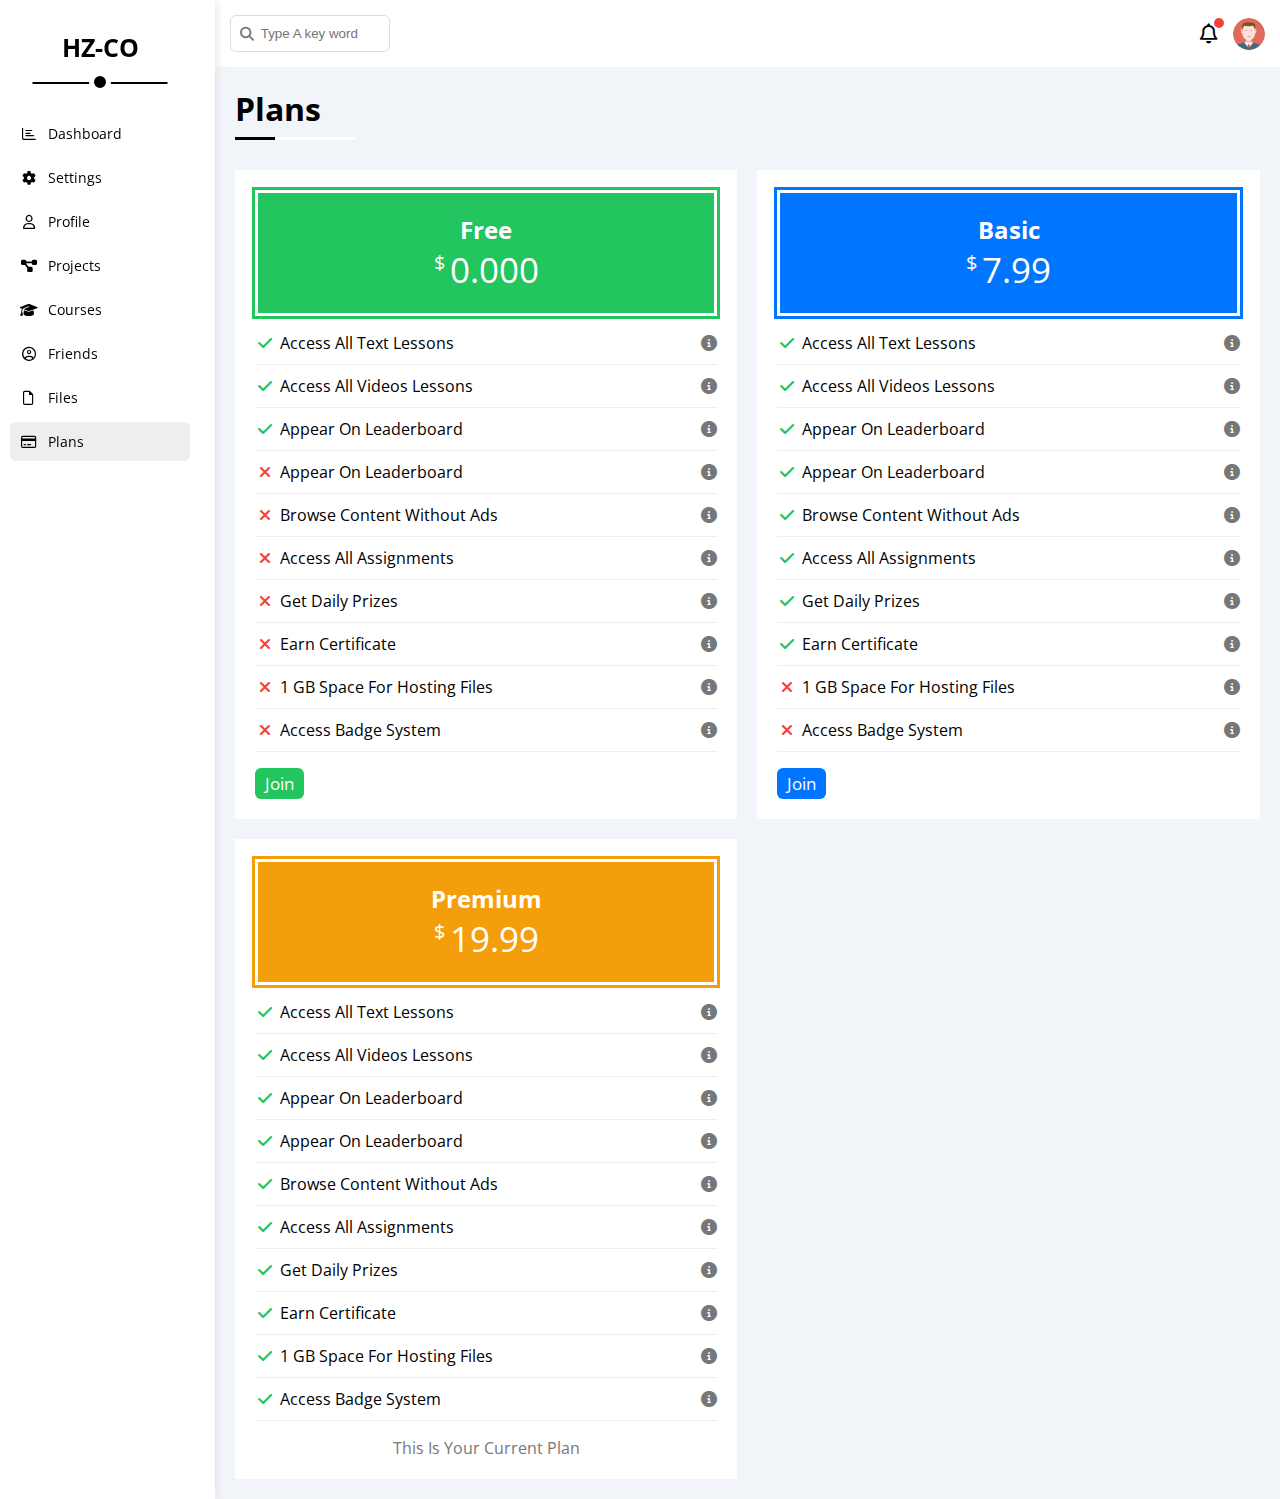
<file: plans.html>
<!DOCTYPE html>
<html lang="en">
  <head>
    <meta charset="UTF-8" />
    <meta http-equiv="X-UA-Compatible" content="IE=edge" />
    <meta name="viewport" content="width=device-width, initial-scale=1.0" />
    <title>Dashboard</title>
    <link rel="stylesheet" href="css/all.min.css" />
    <link rel="stylesheet" href="css/style.css" />
    <link rel="preconnect" href="https://fonts.googleapis.com" />
    <link rel="preconnect" href="https://fonts.gstatic.com" crossorigin />
    <link href="https://fonts.googleapis.com/css2?family=Open+Sans:wght@300;500&display=swap" rel="stylesheet" />
  </head>
  <body>
    <div class="page">
      <!-- start sidebar -->
      <div class="sidebar">
        <div class="sid-cont">
        <h3>HZ-CO</h3>
        <ul>
          <li>
            <a class="anc-link" href="index.html">
              <i class="fa-regular fa-chart-bar fa-fw"></i>
              <span>Dashboard</span>
            </a>
          </li>
          <li>
            <a class="anc-link" href="settings.html">
              <i class="fa-solid fa-gear fa-fw"></i>
              <span>Settings</span>
            </a>
          </li>
          <li>
            <a class="anc-link" href="profile.html">
              <i class="fa-regular fa-user fa-fw"></i>
              <span>Profile</span>
            </a>
          </li>
          <li>
            <a class="anc-link" href="projects.html">
              <i class="fa-solid fa-diagram-project fa-fw"></i>
              <span>Projects</span>
            </a>
          </li>
          <li>
            <a class="anc-link" href="courses.html">
              <i class="fa-solid fa-graduation-cap fa-fw"></i>
              <span>Courses</span>
            </a>
          </li>
          <li>
            <a class="anc-link" href="friends.html">
              <i class="fa-regular fa-circle-user fa-fw"></i>
              <span>Friends</span>
            </a>
          </li>
          <li>
            <a class="anc-link" href="files.html">
              <i class="fa-regular fa-file fa-fw"></i>
              <span>Files</span>
            </a>
          </li>
          <li>
            <a class="anc-link active" href="plans.html">
              <i class="fa-regular fa-credit-card fa-fw"></i>
              <span>Plans</span>
            </a>
          </li>
        </ul>
      </div>
      </div>
      <!-- end sidebar -->
      <!-- start content -->
      <div class="content">
        <!-- start head -->
        <div class="nav-cont">
          <div class="search">
          <input type="text" placeholder="Type A key word">
        </div>
          <div class="icons">
            <i class="notifi fa-regular fa-bell">
              <span></span>
            </i>
            <img src="imgs/avatar.png" alt="">
          </div>
        </div>
         <!-- end head -->
         <!-- start Dashboard -->
         <!-- start-widget -->
         <h1 class="main-title">Plans</h1>
         <div class="wrapper">
          <div class="plan-card">
            <div class="he-pl-card green out-green">
              <h2>Free</h2>
              <span><sup>$</sup>0.000</span>
            </div>
            <ul>
              <li>
                <i class="fa-solid fa-check fa-fw yes mar-5 f-c-grn"></i>
                <span>Access All Text Lessons</span>
                <i class="fa-solid fa-circle-info help"></i>
              </li>
              <li>
                <i class="fa-solid fa-check fa-fw yes mar-5 f-c-grn"></i>
                <span>Access All Videos Lessons</span>
                <i class="fa-solid fa-circle-info help"></i>
              </li>
              <li>
                <i class="fa-solid fa-check fa-fw yes mar-5 f-c-grn"></i>
                <span>Appear On Leaderboard</span>
                <i class="fa-solid fa-circle-info help"></i>
              </li>
              <li>
                <i class="fa-solid fa-xmark fa-fw mar-5 f-c-rd"></i>
                <span>Appear On Leaderboard</span>
                <i class="fa-solid fa-circle-info help"></i>
              </li>
              <li>
                <i class="fa-solid fa-xmark fa-fw mar-5 f-c-rd"></i>
                <span>Browse Content Without Ads</span>
                <i class="fa-solid fa-circle-info help"></i>
              </li>
              <li>
                <i class="fa-solid fa-xmark fa-fw mar-5 f-c-rd"></i>
                <span>Access All Assignments</span>
                <i class="fa-solid fa-circle-info help"></i>
              </li>
              <li>
                <i class="fa-solid fa-xmark fa-fw mar-5 f-c-rd"></i>
                <span>Get Daily Prizes</span>
                <i class="fa-solid fa-circle-info help"></i>
              </li>
              <li>
                <i class="fa-solid fa-xmark fa-fw mar-5 f-c-rd"></i>
                <span>Earn Certificate</span>
                <i class="fa-solid fa-circle-info help"></i>
              </li>
              <li>
                <i class="fa-solid fa-xmark fa-fw mar-5 f-c-rd"></i>
                <span>1 GB Space For Hosting Files</span>
                <i class="fa-solid fa-circle-info help"></i>
              </li>
              <li>
                <i class="fa-solid fa-xmark fa-fw mar-5 f-c-rd"></i>
                <span>Access Badge System</span>
                <i class="fa-solid fa-circle-info help"></i>
              </li>
            </ul>
            <a class="btn-shape green" href="#">Join</a>
          </div>
          <div class="plan-card">
            <div class="he-pl-card blue out-blue">
              <h2>Basic</h2>
              <span><sup>$</sup>7.99</span>
            </div>
            <ul>
              <li>
                <i class="fa-solid fa-check fa-fw yes mar-5 f-c-grn"></i>
                <span>Access All Text Lessons</span>
                <i class="fa-solid fa-circle-info help"></i>
              </li>
              <li>
                <i class="fa-solid fa-check fa-fw yes mar-5 f-c-grn"></i>
                <span>Access All Videos Lessons</span>
                <i class="fa-solid fa-circle-info help"></i>
              </li>
              <li>
                <i class="fa-solid fa-check fa-fw yes mar-5 f-c-grn"></i>
                <span>Appear On Leaderboard</span>
                <i class="fa-solid fa-circle-info help"></i>
              </li>
              <li>
                <i class="fa-solid fa-check fa-fw yes mar-5 f-c-grn"></i>
                <span>Appear On Leaderboard</span>
                <i class="fa-solid fa-circle-info help"></i>
              </li>
              <li>
                <i class="fa-solid fa-check fa-fw yes mar-5 f-c-grn"></i>
                <span>Browse Content Without Ads</span>
                <i class="fa-solid fa-circle-info help"></i>
              </li>
              <li>
                <i class="fa-solid fa-check fa-fw yes mar-5 f-c-grn"></i>
                <span>Access All Assignments</span>
                <i class="fa-solid fa-circle-info help"></i>
              </li>
              <li>
                <i class="fa-solid fa-check fa-fw yes mar-5 f-c-grn"></i>
                <span>Get Daily Prizes</span>
                <i class="fa-solid fa-circle-info help"></i>
              </li>
              <li>
                <i class="fa-solid fa-check fa-fw yes mar-5 f-c-grn"></i>
                <span>Earn Certificate</span>
                <i class="fa-solid fa-circle-info help"></i>
              </li>
              <li>
                <i class="fa-solid fa-xmark fa-fw mar-5 f-c-rd"></i>
                <span>1 GB Space For Hosting Files</span>
                <i class="fa-solid fa-circle-info help"></i>
              </li>
              <li>
                <i class="fa-solid fa-xmark fa-fw mar-5 f-c-rd"></i>
                <span>Access Badge System</span>
                <i class="fa-solid fa-circle-info help"></i>
              </li>
            </ul>
            <a class="btn-shape blue" href="#">Join</a>
          </div>
          <div class="plan-card">
            <div class="he-pl-card orange out-orange">
              <h2>Premium</h2>
              <span><sup>$</sup>19.99</span>
            </div>
            <ul>
              <li>
                <i class="fa-solid fa-check fa-fw yes mar-5 f-c-grn"></i>
                <span>Access All Text Lessons</span>
                <i class="fa-solid fa-circle-info help"></i>
              </li>
              <li>
                <i class="fa-solid fa-check fa-fw yes mar-5 f-c-grn"></i>
                <span>Access All Videos Lessons</span>
                <i class="fa-solid fa-circle-info help"></i>
              </li>
              <li>
                <i class="fa-solid fa-check fa-fw yes mar-5 f-c-grn"></i>
                <span>Appear On Leaderboard</span>
                <i class="fa-solid fa-circle-info help"></i>
              </li>
              <li>
                <i class="fa-solid fa-check fa-fw yes mar-5 f-c-grn"></i>
                <span>Appear On Leaderboard</span>
                <i class="fa-solid fa-circle-info help"></i>
              </li>
              <li>
                <i class="fa-solid fa-check fa-fw yes mar-5 f-c-grn"></i>
                <span>Browse Content Without Ads</span>
                <i class="fa-solid fa-circle-info help"></i>
              </li>
              <li>
                <i class="fa-solid fa-check fa-fw yes mar-5 f-c-grn"></i>
                <span>Access All Assignments</span>
                <i class="fa-solid fa-circle-info help"></i>
              </li>
              <li>
                <i class="fa-solid fa-check fa-fw yes mar-5 f-c-grn"></i>
                <span>Get Daily Prizes</span>
                <i class="fa-solid fa-circle-info help"></i>
              </li>
              <li>
                <i class="fa-solid fa-check fa-fw yes mar-5 f-c-grn"></i>
                <span>Earn Certificate</span>
                <i class="fa-solid fa-circle-info help"></i>
              </li>
              <li>
                <i class="fa-solid fa-check fa-fw yes mar-5 f-c-grn"></i>
                <span>1 GB Space For Hosting Files</span>
                <i class="fa-solid fa-circle-info help"></i>
              </li>
              <li>
                <i class="fa-solid fa-check fa-fw yes mar-5 f-c-grn"></i>
                <span>Access Badge System</span>
                <i class="fa-solid fa-circle-info help"></i>
              </li>
            </ul>
            <span class="crtn-plan">This Is Your Current Plan</span>
          </div>
         </div>
      </div>
      <!-- end content -->
    </div>
  </body>
</html>
</file>
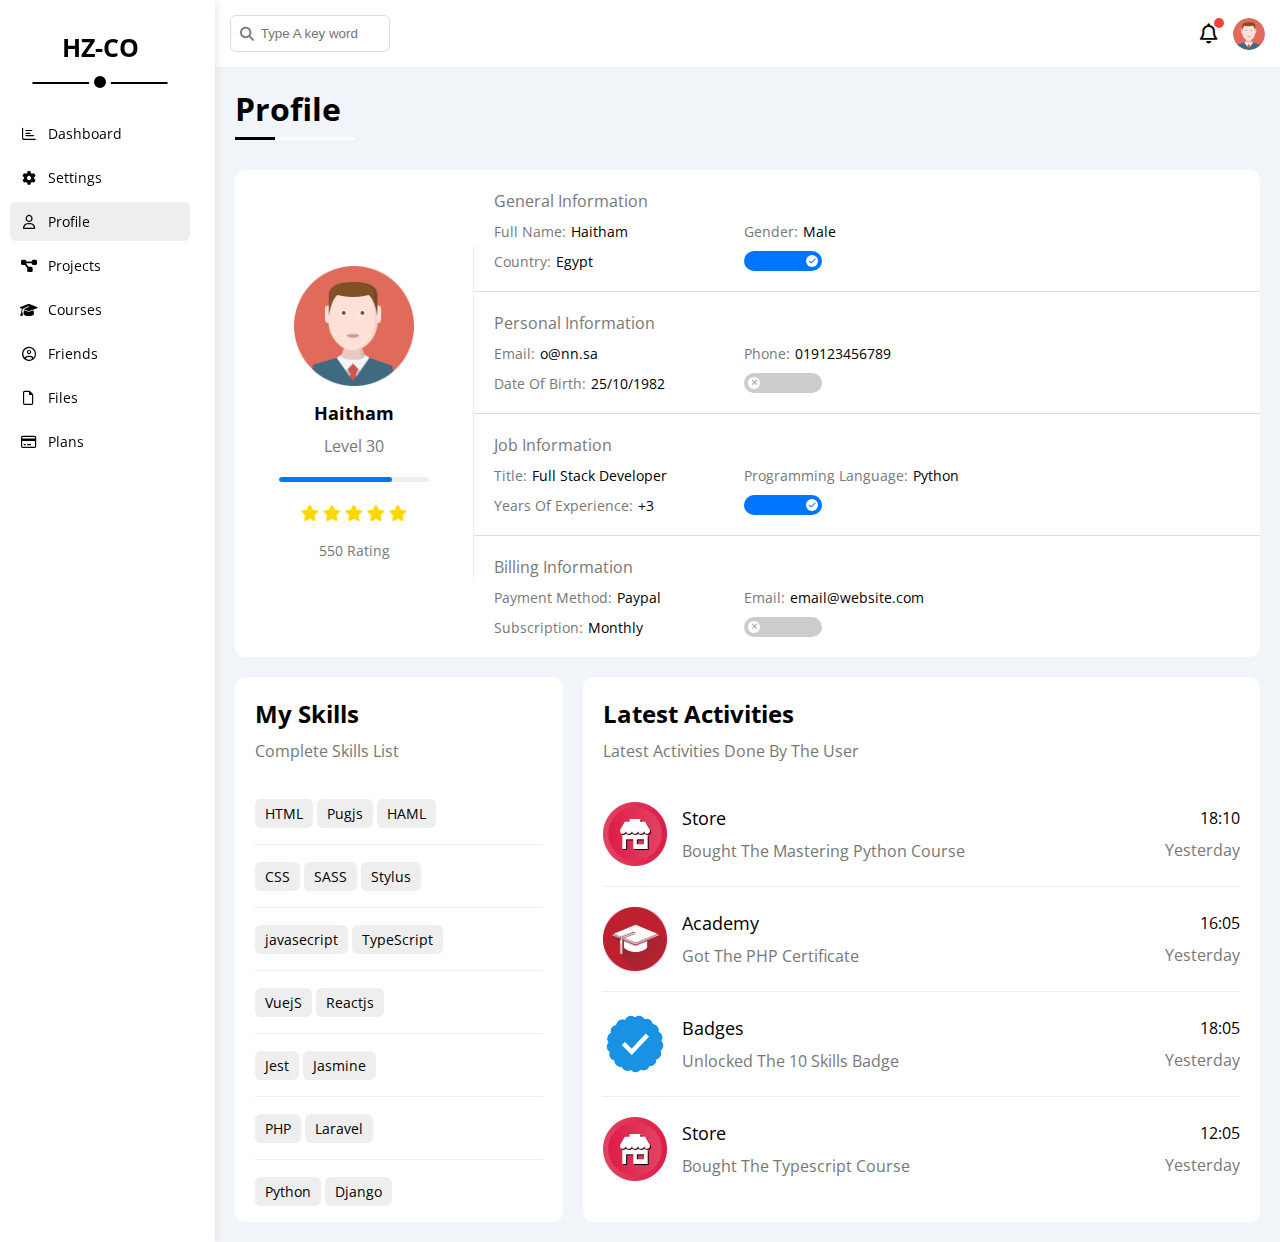
<file: profile.html>
<!DOCTYPE html>
<html lang="en">
  <head>
    <meta charset="UTF-8" />
    <meta http-equiv="X-UA-Compatible" content="IE=edge" />
    <meta name="viewport" content="width=device-width, initial-scale=1.0" />
    <title>Profile</title>
    <link rel="stylesheet" href="css/all.min.css" />
    <link rel="stylesheet" href="css/style.css" />
    <link rel="preconnect" href="https://fonts.googleapis.com" />
    <link rel="preconnect" href="https://fonts.gstatic.com" crossorigin />
    <link href="https://fonts.googleapis.com/css2?family=Open+Sans:wght@300;500&display=swap" rel="stylesheet" />
  </head>
  <body>
    <div class="page">
      <!-- start sidebar -->
      <div class="sidebar">
        <div class="sid-cont">
        <h3>HZ-CO</h3>
        <ul>
          <li>
            <a class="anc-link" href="index.html">
              <i class="fa-regular fa-chart-bar fa-fw"></i>
              <span>Dashboard</span>
            </a>
          </li>
          <li>
            <a class="anc-link" href="settings.html">
              <i class="fa-solid fa-gear fa-fw"></i>
              <span>Settings</span>
            </a>
          </li>
          <li>
            <a class="anc-link active" href="profile.html">
              <i class="fa-regular fa-user fa-fw"></i>
              <span>Profile</span>
            </a>
          </li>
          <li>
            <a class="anc-link" href="projects.html">
              <i class="fa-solid fa-diagram-project fa-fw"></i>
              <span>Projects</span>
            </a>
          </li>
          <li>
            <a class="anc-link" href="courses.html">
              <i class="fa-solid fa-graduation-cap fa-fw"></i>
              <span>Courses</span>
            </a>
          </li>
          <li>
            <a class="anc-link" href="friends.html">
              <i class="fa-regular fa-circle-user fa-fw"></i>
              <span>Friends</span>
            </a>
          </li>
          <li>
            <a class="anc-link" href="files.html">
              <i class="fa-regular fa-file fa-fw"></i>
              <span>Files</span>
            </a>
          </li>
          <li>
            <a class="anc-link" href="plans.html">
              <i class="fa-regular fa-credit-card fa-fw"></i>
              <span>Plans</span>
            </a>
          </li>
        </ul>
      </div>
      </div>
      <!-- end sidebar -->
      <!-- start content -->
      <div class="content">
        <!-- start head -->
        <div class="nav-cont">
          <div class="search">
          <input type="text" placeholder="Type A key word">
        </div>
          <div class="icons">
            <i class="notifi fa-regular fa-bell">
              <span></span>
            </i>
            <img src="imgs/avatar.png" alt="">
          </div>
        </div>
         <!-- end head -->
         <!-- start profile -->
         <!-- start-widget -->
         <h1 class="main-title">Profile</h1>
         <div class="profile-page">
          <!-- start above section -->
          <div class="user-info">
          <div class="pic-section">
            <img src="imgs/avatar.png" alt="">
            <h3 class="user">Haitham</h3>
              <span class="level">Level 30</span>
              <div class="loder">
                <span style="width: 75%;"></span>
              </div>
              <div class="stars">
                <i class="fa-solid fa-star"></i>
                <i class="fa-solid fa-star"></i>
                <i class="fa-solid fa-star"></i>
                <i class="fa-solid fa-star"></i>
                <i class="fa-solid fa-star"></i>
              </div>
              <span>550 Rating</span>
          </div>
          <div class="info">
            <div class="gen-info">
              <h4>General Information</h4>
              <div class="user section">
                <p>Full Name:<span>Haitham</span></p>
              </div>
              <div class="gender section">
                <p>Gender:<span>Male</span></p>
              </div>
              <div class="contry section">
                <p>Country:<span>Egypt</span></p>
              </div>
              <div class="move-toggle section">
              <label>
                <input class="toggle-checkbox" type="checkbox" checked>
                <div class="switch-toggle"></div>
              </label>
            </div>
            </div>
            <div class="gen-info">
              <h4>Personal Information</h4>
              <div class="user section">
                <p>Email:<span>o@nn.sa</span></p>
              </div>
              <div class="gender section">
                <p>Phone:<span>019123456789</span></p>
              </div>
              <div class="contry section">
                <p>Date Of Birth:<span>25/10/1982</span></p>
              </div>
              <div class="move-toggle section">
              <label >
                <input class="toggle-checkbox" type="checkbox">
                <div class="switch-toggle"></div>
              </label>
            </div>
            </div>
            <div class="gen-info">
              <h4>Job Information</h4>
              <div class="user section">
                <p>Title:<span>Full Stack Developer</span></p>
              </div>
              <div class="gender section">
                <p>Programming Language:<span>Python</span></p>
              </div>
              <div class="contry section">
                <p>Years Of Experience:<span>+3</span></p>
              </div>
              <div class="move-toggle section">
              <label >
                <input class="toggle-checkbox" type="checkbox" checked>
                <div class="switch-toggle"></div>
              </label>
            </div>
            </div>
            <div class="gen-info">
              <h4>Billing Information</h4>
              <div class="user section">
                <p>Payment Method:<span>Paypal</span></p>
              </div>
              <div class="gender section">
                <p>Email:<span>email@website.com</span></p>
              </div>
              <div class="contry section">
                <p>Subscription:<span>Monthly</span></p>
              </div>
              <div class="move-toggle section">
              <label >
                <input class="toggle-checkbox" type="checkbox">
                <div class="switch-toggle"></div>
              </label>
            </div>
            </div>
          </div>
         </div>
         <!-- end above section -->
         <!-- start under section -->
         <div class="other-data">
          <div class="my-skilles">
            <h2 class="title-head">My Skills</h2>
            <p class="p-s">Complete Skills List</p>
            <div class="skills">
              <span>HTML</span>
              <span>Pugjs</span>
              <span>HAML</span>
            </div>
            <div class="skills">
              <span>CSS</span>
              <span>SASS</span>
              <span>Stylus</span>
            </div>
            <div class="skills">
              <span>javasecript</span>
              <span>TypeScript</span>
            </div>
            <div class="skills">
              <span>VuejS</span>
              <span>Reactjs</span>
            </div>
            <div class="skills">
              <span>Jest</span>
              <span>Jasmine</span>
            </div>
            <div class="skills">
              <span>PHP</span>
              <span>Laravel</span>
            </div>
            <div class="skills">
              <span>Python</span>
              <span>Django</span>
            </div>
          </div>
          <div class="latest-activetes">
            <h2 class="title-head">Latest Activities</h2>
            <p class="p-s">Latest Activities Done By The User</p>
            <div class="la-active">
              <div class="imgtext">
                <img src="imgs/activity-01.png" alt="">
              <div class="info">
                <h4>Store</h4>
                <span>Bought The Mastering Python Course
                </span>
              </div>
              </div>
              <div class="time">
                <span>18:10</span>
                <span>Yesterday</span>
              </div>
            </div>
            <div class="la-active">
              <div class="imgtext">
                <img src="imgs/activity-02.png" alt="">
              <div class="info">
                <h4>Academy</h4>
                <span>Got The PHP Certificate</span>
              </div>
              </div>
              <div class="time">
                <span>16:05</span>
                <span>Yesterday</span>
              </div>
            </div>
            <div class="la-active">
              <div class="imgtext">
                <img src="imgs/activity-03.png" alt="">
                <div class="info">
                  <h4>Badges</h4>
                  <span>Unlocked The 10 Skills Badge</span>
                </div>
              </div>
              <div class="time">
                <span>18:05</span>
                <span>Yesterday</span>
              </div>
            </div>
            <div class="la-active">
              <div class="imgtext">
                <img src="imgs/activity-01.png" alt="">
                <div class="info">
                  <h4>Store</h4>
                  <span>Bought The Typescript Course</span>
                </div>
              </div>
              <div class="time">
                <span>12:05</span>
                <span>Yesterday</span>
              </div>
            </div>
          </div>
         </div>
         <!-- end under section -->
        </div>
      </div>
      <!-- end content -->
    </div>
  </body>
</html>
</file>
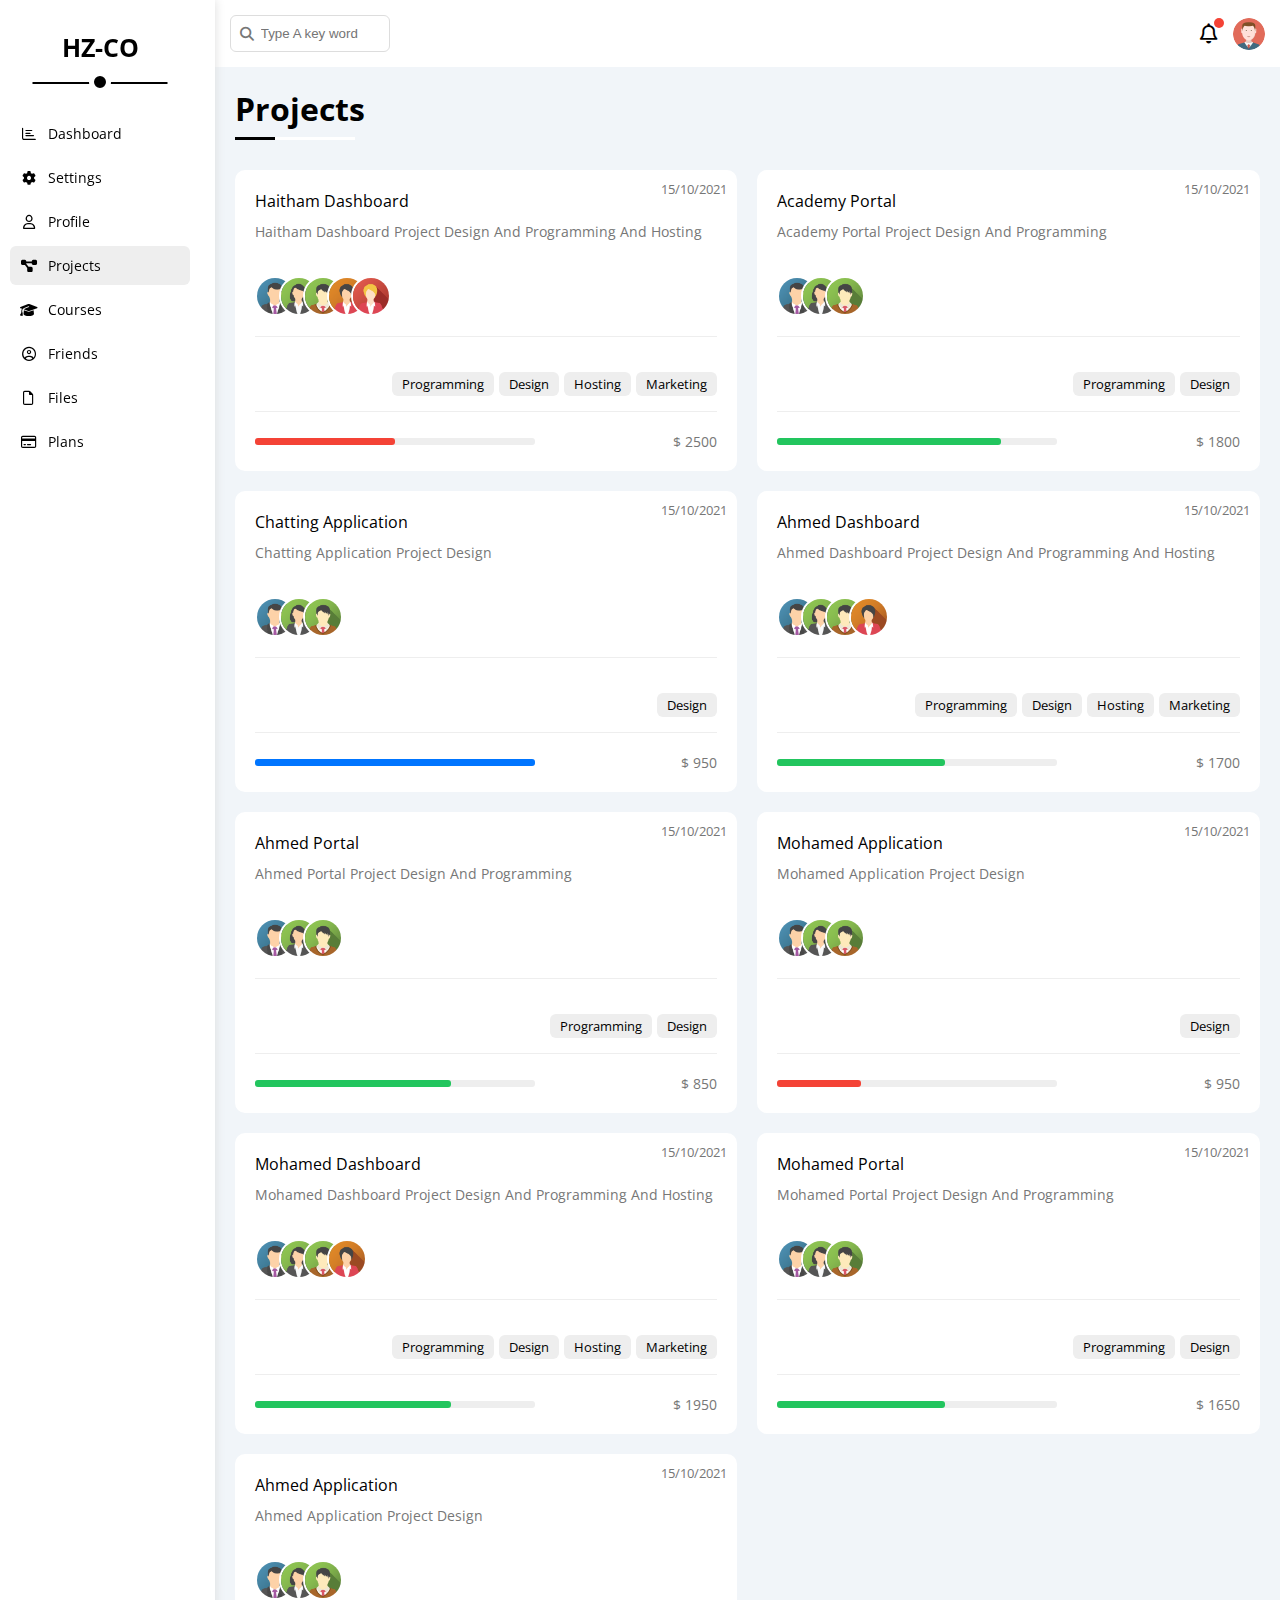
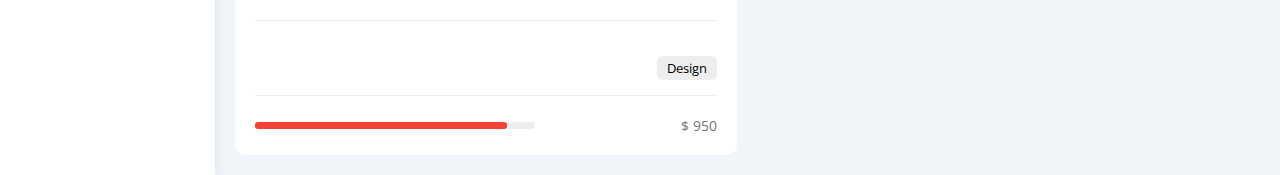
<file: projects.html>
<!DOCTYPE html>
<html lang="en">
  <head>
    <meta charset="UTF-8" />
    <meta http-equiv="X-UA-Compatible" content="IE=edge" />
    <meta name="viewport" content="width=device-width, initial-scale=1.0" />
    <title>Projects</title>
    <link rel="stylesheet" href="css/all.min.css" />
    <link rel="stylesheet" href="css/style.css" />
    <link rel="preconnect" href="https://fonts.googleapis.com" />
    <link rel="preconnect" href="https://fonts.gstatic.com" crossorigin />
    <link href="https://fonts.googleapis.com/css2?family=Open+Sans:wght@300;500&display=swap" rel="stylesheet" />
  </head>
  <body>
    <div class="page">
      <!-- start sidebar -->
      <div class="sidebar">
        <div class="sid-cont">
        <h3>HZ-CO</h3>
        <ul>
          <li>
            <a class="anc-link" href="index.html">
              <i class="fa-regular fa-chart-bar fa-fw"></i>
              <span>Dashboard</span>
            </a>
          </li>
          <li>
            <a class="anc-link" href="settings.html">
              <i class="fa-solid fa-gear fa-fw"></i>
              <span>Settings</span>
            </a>
          </li>
          <li>
            <a class="anc-link" href="profile.html">
              <i class="fa-regular fa-user fa-fw"></i>
              <span>Profile</span>
            </a>
          </li>
          <li>
            <a class="anc-link active" href="projects.html">
              <i class="fa-solid fa-diagram-project fa-fw"></i>
              <span>Projects</span>
            </a>
          </li>
          <li>
            <a class="anc-link" href="courses.html">
              <i class="fa-solid fa-graduation-cap fa-fw"></i>
              <span>Courses</span>
            </a>
          </li>
          <li>
            <a class="anc-link" href="friends.html">
              <i class="fa-regular fa-circle-user fa-fw"></i>
              <span>Friends</span>
            </a>
          </li>
          <li>
            <a class="anc-link" href="files.html">
              <i class="fa-regular fa-file fa-fw"></i>
              <span>Files</span>
            </a>
          </li>
          <li>
            <a class="anc-link" href="plans.html">
              <i class="fa-regular fa-credit-card fa-fw"></i>
              <span>Plans</span>
            </a>
          </li>
        </ul>
      </div>
      </div>
      <!-- end sidebar -->
      <!-- start content -->
      <div class="content">
        <!-- start head -->
        <div class="nav-cont">
          <div class="search">
          <input type="text" placeholder="Type A key word">
        </div>
          <div class="icons">
            <i class="notifi fa-regular fa-bell">
              <span></span>
            </i>
            <img src="imgs/avatar.png" alt="">
          </div>
        </div>
         <!-- end head -->
         <!-- start projects -->
         <!-- start-widget -->
         <h1 class="main-title">Projects</h1>
         <div class="projects-page wrapper">
          <div class="project">
            <h2 class="title-head">Haitham Dashboard</h2>
            <span>Haitham Dashboard Project Design And Programming And Hosting</span>
            <span class="date">15/10/2021</span>
            <div class="margen-imag">
                <img src="imgs/team-01.png" alt="">
                <img src="imgs/team-02.png" alt="">
                <img src="imgs/team-03.png" alt="">
                <img src="imgs/team-04.png" alt="">
                <img src="imgs/team-05.png" alt="">
            </div>
            <div class="servi">
                <span>Programming</span>
                <span>Design</span>
                <span>Hosting</span>
                <span>Marketing</span>
            </div>
            <div class="bar-amount">
                <div class="prog-bar">
                    <span class="red" style="width: 50%;"></span>
                </div>
                <span class="amount">$ 2500</span>
            </div>
          </div>
          <div class="project">
            <h2 class="title-head">Academy Portal</h2>
            <span>Academy Portal Project Design And Programming</span>
            <span class="date">15/10/2021</span>
            <div class="margen-imag">
                <img src="imgs/team-01.png" alt="">
                <img src="imgs/team-02.png" alt="">
                <img src="imgs/team-03.png" alt="">
            </div>
            <div class="servi">
                <span>Programming</span>
                <span>Design</span>
            </div>
            <div class="bar-amount">
                <div class="prog-bar">
                    <span class="green" style="width: 80%;"></span>
                </div>
                <span class="amount">$ 1800</span>
            </div>
          </div>
          <div class="project">
            <h2 class="title-head">Chatting Application</h2>
            <span>Chatting Application Project Design</span>
            <span class="date">15/10/2021</span>
            <div class="margen-imag">
                <img src="imgs/team-01.png" alt="">
                <img src="imgs/team-02.png" alt="">
                <img src="imgs/team-03.png" alt="">
            </div>
            <div class="servi">
                <span>Design</span>
            </div>
            <div class="bar-amount">
                <div class="prog-bar">
                    <span class="blue" style="width: 100%;"></span>
                </div>
                <span class="amount">$ 950</span>
            </div>
          </div>
          <div class="project">
            <h2 class="title-head">Ahmed Dashboard</h2>
            <span>Ahmed Dashboard Project Design And Programming And Hosting</span>
            <span class="date">15/10/2021</span>
            <div class="margen-imag">
                <img src="imgs/team-01.png" alt="">
                <img src="imgs/team-02.png" alt="">
                <img src="imgs/team-03.png" alt="">
                <img src="imgs/team-04.png" alt="">
            </div>
            <div class="servi">
                <span>Programming</span>
                <span>Design</span>
                <span>Hosting</span>
                <span>Marketing</span>
            </div>
            <div class="bar-amount">
                <div class="prog-bar">
                    <span class="green" style="width: 60%;"></span>
                </div>
                <span class="amount">$ 1700</span>
            </div>
          </div>
          <div class="project">
            <h2 class="title-head">Ahmed Portal</h2>
            <span>Ahmed Portal Project Design And Programming</span>
            <span class="date">15/10/2021</span>
            <div class="margen-imag">
                <img src="imgs/team-01.png" alt="">
                <img src="imgs/team-02.png" alt="">
                <img src="imgs/team-03.png" alt="">
            </div>
            <div class="servi">
                <span>Programming</span>
                <span>Design</span>
            </div>
            <div class="bar-amount">
                <div class="prog-bar">
                    <span class="green" style="width: 70%;"></span>
                </div>
                <span class="amount">$ 850</span>
            </div>
          </div>
          <div class="project">
            <h2 class="title-head">Mohamed Application</h2>
            <span>Mohamed Application Project Design</span>
            <span class="date">15/10/2021</span>
            <div class="margen-imag">
                <img src="imgs/team-01.png" alt="">
                <img src="imgs/team-02.png" alt="">
                <img src="imgs/team-03.png" alt="">
            </div>
            <div class="servi">
                <span>Design</span>
            </div>
            <div class="bar-amount">
                <div class="prog-bar">
                    <span class="red" style="width: 30%;"></span>
                </div>
                <span class="amount">$ 950</span>
            </div>
          </div>
          <div class="project">
            <h2 class="title-head">Mohamed Dashboard</h2>
            <span>Mohamed Dashboard Project Design And Programming And Hosting</span>
            <span class="date">15/10/2021</span>
            <div class="margen-imag">
                <img src="imgs/team-01.png" alt="">
                <img src="imgs/team-02.png" alt="">
                <img src="imgs/team-03.png" alt="">
                <img src="imgs/team-04.png" alt="">
            </div>
            <div class="servi">
                <span>Programming</span>
                <span>Design</span>
                <span>Hosting</span>
                <span>Marketing</span>
            </div>
            <div class="bar-amount">
                <div class="prog-bar">
                    <span class="green" style="width: 70%;"></span>
                </div>
                <span class="amount">$ 1950</span>
            </div>
          </div>
          <div class="project">
            <h2 class="title-head">Mohamed Portal</h2>
            <span>Mohamed Portal Project Design And Programming</span>
            <span class="date">15/10/2021</span>
            <div class="margen-imag">
                <img src="imgs/team-01.png" alt="">
                <img src="imgs/team-02.png" alt="">
                <img src="imgs/team-03.png" alt="">
            </div>
            <div class="servi">
                <span>Programming</span>
                <span>Design</span>
            </div>
            <div class="bar-amount">
                <div class="prog-bar">
                    <span class="green" style="width: 60%;"></span>
                </div>
                <span class="amount">$ 1650</span>
            </div>
          </div>
          <div class="project">
            <h2 class="title-head">Ahmed Application</h2>
            <span>Ahmed Application Project Design</span>
            <span class="date">15/10/2021</span>
            <div class="margen-imag">
                <img src="imgs/team-01.png" alt="">
                <img src="imgs/team-02.png" alt="">
                <img src="imgs/team-03.png" alt="">
            </div>
            <div class="servi">
                <span>Design</span>
            </div>
            <div class="bar-amount">
                <div class="prog-bar">
                    <span class="red" style="width: 90%;"></span>
                </div>
                <span class="amount">$ 950</span>
            </div>
          </div>
        </div>
      </div>
      <!-- end content -->
    </div>
  </body>
</html>
</file>
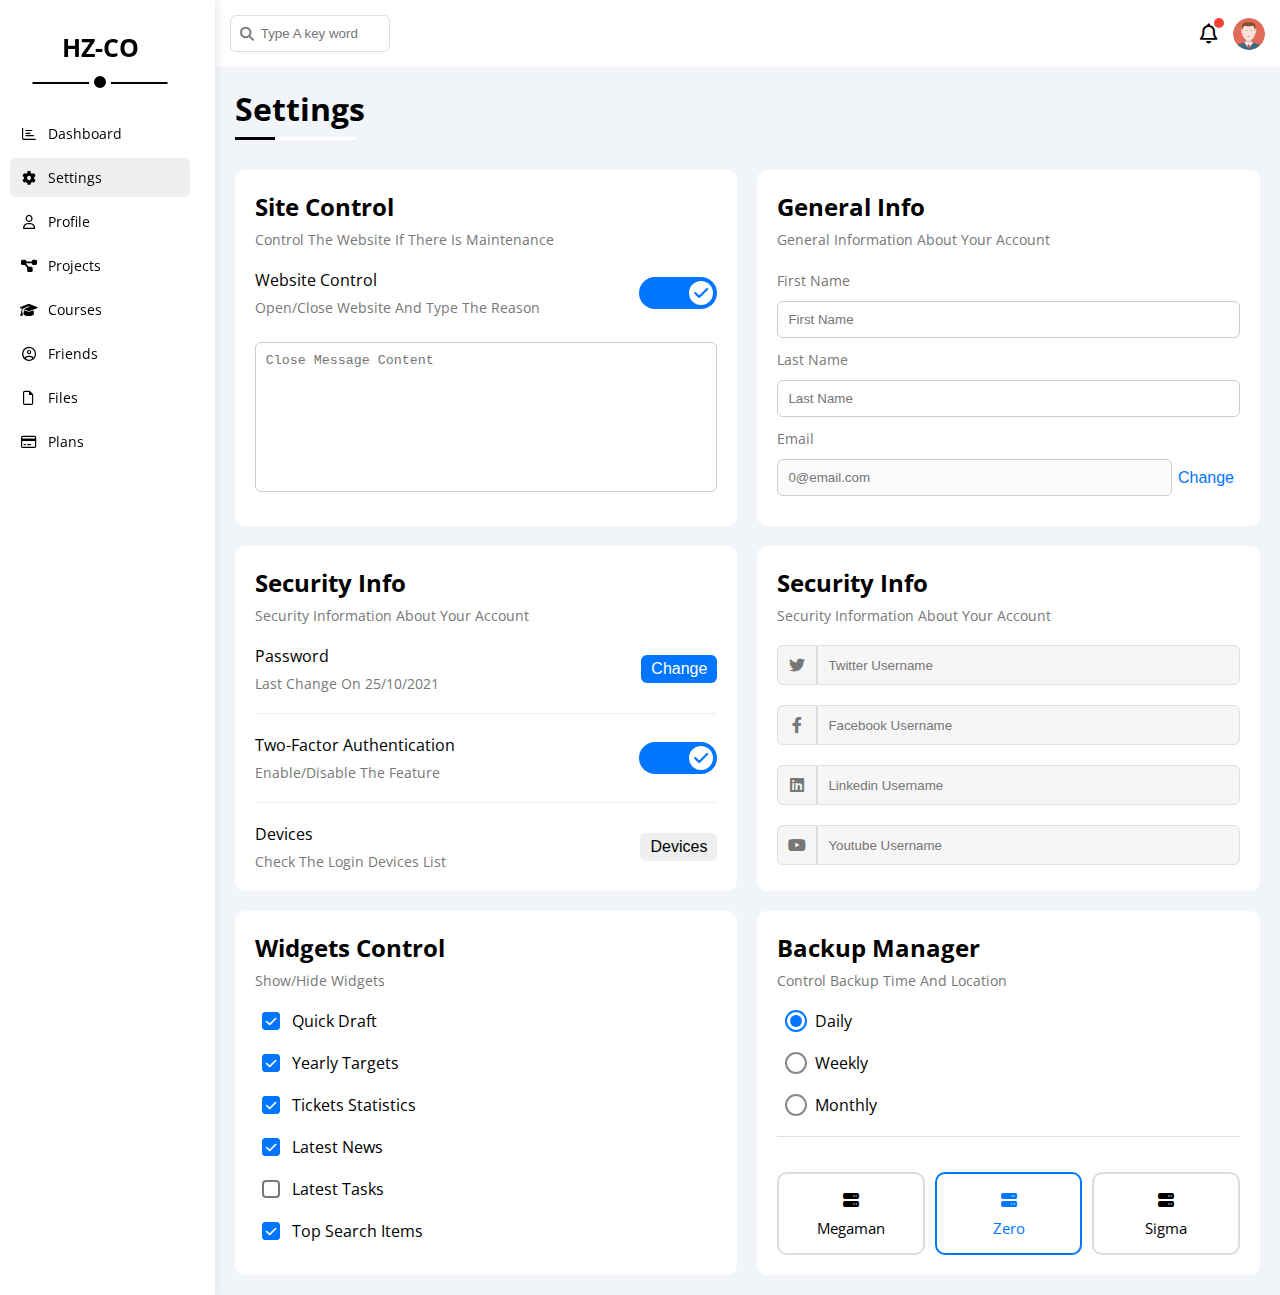
<file: settings.html>
<!DOCTYPE html>
<html lang="en">
  <head>
    <meta charset="UTF-8" />
    <meta http-equiv="X-UA-Compatible" content="IE=edge" />
    <meta name="viewport" content="width=device-width, initial-scale=1.0" />
    <title>Settings</title>
    <link rel="stylesheet" href="css/all.min.css" />
    <link rel="stylesheet" href="css/style.css" />
    <link rel="preconnect" href="https://fonts.googleapis.com" />
    <link rel="preconnect" href="https://fonts.gstatic.com" crossorigin />
    <link href="https://fonts.googleapis.com/css2?family=Open+Sans:wght@300;500&display=swap" rel="stylesheet" />
  </head>
  <body>
    <div class="page">
      <!-- start sidebar -->
      <div class="sidebar">
        <div class="sid-cont">
        <h3>HZ-CO</h3>
        <ul>
          <li>
            <a class="anc-link" href="index.html">
              <i class="fa-regular fa-chart-bar fa-fw"></i>
              <span>Dashboard</span>
            </a>
          </li>
          <li>
            <a class="anc-link active" href="settings.html">
              <i class="fa-solid fa-gear fa-fw"></i>
              <span>Settings</span>
            </a>
          </li>
          <li>
            <a class="anc-link" href="profile.html">
              <i class="fa-regular fa-user fa-fw"></i>
              <span>Profile</span>
            </a>
          </li>
          <li>
            <a class="anc-link" href="projects.html">
              <i class="fa-solid fa-diagram-project fa-fw"></i>
              <span>Projects</span>
            </a>
          </li>
          <li>
            <a class="anc-link" href="courses.html">
              <i class="fa-solid fa-graduation-cap fa-fw"></i>
              <span>Courses</span>
            </a>
          </li>
          <li>
            <a class="anc-link" href="friends.html">
              <i class="fa-regular fa-circle-user fa-fw"></i>
              <span>Friends</span>
            </a>
          </li>
          <li>
            <a class="anc-link" href="files.html">
              <i class="fa-regular fa-file fa-fw"></i>
              <span>Files</span>
            </a>
          </li>
          <li>
            <a class="anc-link" href="plans.html">
              <i class="fa-regular fa-credit-card fa-fw"></i>
              <span>Plans</span>
            </a>
          </li>
        </ul>
      </div>
      </div>
      <!-- end sidebar -->
      <!-- start content -->
      <div class="content">
        <!-- start head -->
        <div class="nav-cont">
            <div class="search">
                <input type="text" placeholder="Type A key word">
            </div>
            <div class="icons">
                     <i class="notifi fa-regular fa-bell"><span></span></i>
                    <img src="imgs/avatar.png" alt="">
            </div>
        </div>
         <!-- end head -->
         <!-- start setting -->
         <h1 class="main-title">Settings</h1>
         <div class="settings-page wrapper">
          <!-- start site control -->
          <div class="site-control gen-st-widgets">
            <h2 class="title-head">Site Control</h2>
            <span>Control The Website If There Is Maintenance</span>
            <div class="section-control">
              <div class="text">
                <h4>Website Control</h4>
                <span>Open/Close Website And Type The Reason</span>
              </div>
              <div>
                <label>
                  <input class="toggle-checkbox" type="checkbox" checked>
                  <div class="switch-toggle"></div>
                </label>
              </div>
            </div>
            <textarea placeholder="Close Message Content"></textarea>
          </div>
           <!-- end site control -->
           <!-- Start gen-info -->
          <div class="genral-info gen-st-widgets">
            <h2 class="title-head">General Info</h2>
            <span>General Information About Your Account</span>
            <form>
              <div>
                <label>First Name</label>
                <br>
                <input class="input" type="text" placeholder="First Name">
              </div>
              <div>
                <label>Last Name</label>
                <br>
                <input class="input" type="password" placeholder="Last Name">
              </div>
              <div>
                <label>Email</label>
                <br>
                <div class="last-inp">
                  <input class="input" type="email" placeholder="0@email.com" disabled>
                  <button>Change</button>
                </div>
              </div>
            </form>
          </div>
           <!-- end gen-info -->
           <!-- start securety-info -->
           <div class="Security-Info gen-st-widgets">
            <h2 class="title-head">Security Info</h2>
            <span>Security Information About Your Account</span>
            <div class="section-control sec-inf">
              <div class="text">
                <h4>Password</h4>
                <span>Last Change On 25/10/2021</span>
              </div>
              <button class="gen-btn blue">Change</button>
            </div>
            <div class="section-control sec-inf">
              <div class="text">
                <h4>Two-Factor Authentication</h4>
                <span>Enable/Disable The Feature</span>
              </div>
              <div>
                <label>
                  <input class="toggle-checkbox" type="checkbox" checked>
                  <div class="switch-toggle"></div>
                </label>
              </div>
            </div>
            <div class="section-control sec-inf">
              <div class="text">
                <h4>Devices</h4>
                <span>Check The Login Devices List</span>
              </div>
              <button class="gen-btn">Devices</button>
            </div>
            </div>
            <!-- end securety-info -->
              <!-- start Social Info -->
           <div class="Social-Info gen-st-widgets">
            <h2 class="title-head">Security Info</h2>
            <span>Security Information About Your Account</span>
            <form>
              <div class="in-ico">
                <i class="fa-brands fa-twitter"></i>
                <input class="input" type="text" placeholder="Twitter Username">
              </div>
              <div class="in-ico">
                <i class="fa-brands fa-facebook-f"></i>
                <input class="input" type="text" placeholder="Facebook Username">
              </div>
              <div class="in-ico">
                <i class="fa-brands fa-linkedin"></i>
                  <input class="input" type="text" placeholder="Linkedin Username">
                </div>
                <div class="in-ico">
                  <i class="fa-brands fa-youtube"></i>
                  <input class="input" type="text" placeholder="Youtube Username">
                </div>
              </form>
              </div>
              <!-- end Social Info -->
             <!-- start widgets-control -->
           <div class="widgets-control gen-st-widgets">
            <h2 class="title-head">Widgets Control</h2>
            <span>Show/Hide Widgets</span>
              <div class="contr">
                <input class="check" type="checkbox" id="one" checked>
                <label for="one">Quick Draft</label>
              </div>
              <div class="contr">
                <input class="check" type="checkbox" id="two" checked>
                <label for="two">Yearly Targets</label>
              </div>
              <div class="contr">
                <input class="check" type="checkbox" id="three" checked>
                <label for="three">Tickets Statistics</label>
              </div>
              <div class="contr">
                <input class="check" type="checkbox" id="four" checked>
                <label for="four">Latest News</label>
              </div>
              <div class="contr">
                <input class="check" type="checkbox" id="five">
                <label for="five">Latest Tasks</label>
              </div>
              <div class="contr">
                <input class="check" type="checkbox" id="six" checked>
                <label for="six">Top Search Items</label>
              </div>
           </div>
           <!-- end widgets-control -->
           <!-- start backup manger -->
           <div class="backup-mange gen-st-widgets">
            <h2 class="title-head">Backup Manager</h2>
            <span>Control Backup Time And Location</span>
            <div class="inputs">
              <div class="contr">
                <input class="radio" type="radio" name="time" id="rad-one" checked />
                <label for="rad-one">Daily</label>
              </div>
              <div class="contr">
                <input class="radio" type="radio" name="time" id="rad-two" />
                <label for="rad-two">Weekly</label>
              </div>
              <div class="contr">
                <input class="radio" type="radio" name="time" id="rad-three" />
                <label for="rad-three">Monthly</label>
              </div>
            </div>
              <div class="boxes">
                <div class="box">
                  <i class="fa-solid fa-server"></i>
                  <span>Megaman</span>
                </div>
                <div class="box active">
                  <i class="fa-solid fa-server"></i>
                  <span>Zero</span>
                </div>
                <div class="box">
                  <i class="fa-solid fa-server"></i>
                  <span>Sigma</span>
                </div>
              </div>
           </div>
            <!-- end backup manger -->
           </div>
             <!-- end site control -->
      </div>
    </div>
      <!-- end content -->
  </body>
</html>
</file>
<file: css/style.css>
:root {
  --blue-color: #0075ff;
  --blue-alt-color: #0d69d5;
  --orange-color: #f59e0b;
  --green-color: #22c55e;
  --red-color: #f44336;
  --grey-color: #888;
  --main-transition: 0.3s;
}
* {
  box-sizing: border-box;
}
body {
  font-family: "Open Sans", sans-serif;
  margin: 0;
}
*:focus {
  outline: none;
}
a {
  text-decoration: none;
}
ul {
  list-style: none;
  padding: 0;
}
::-webkit-scrollbar {
  width: 15px;
}
::-webkit-scrollbar-track {
  background-color: white;
}
::-webkit-scrollbar-thumb {
  background: linear-gradient(0deg, rgba(124,124,124,1) 0%, rgba(159,159,159,1) 43%, rgba(228,228,228,1) 100%);
}
::-webkit-scrollbar-thumb:hover {
  background: linear-gradient(180deg, rgba(124,124,124,1) 0%, rgba(159,159,159,1) 43%, rgba(228,228,228,1) 100%);
}
.title-head{
  margin: 0;
}
.page {
  display: flex;
  background-color: #f1f5f9;
  min-height: 100vh;
}
.gen-st-widgets{
  border-radius: 10px;
  -webkit-border-radius: 10px;
  -moz-border-radius: 10px;
  -ms-border-radius: 10px;
  -o-border-radius: 10px;
  overflow: hidden;
  background-color: white;
  padding: 20px;
  position: relative;
}
/* Start Sidebar */
.sidebar{
  width: 250px;
  padding: 20px;
  background-color: white;
  box-shadow: 0 0 10px #ddd;
  position: relative;
}
.sidebar .sid-cont{
  padding: 10px;
  width: 200px;
  position: fixed;
  left: 0;
}
.sidebar .sid-cont> h3{
  font-size: 25px;
  position: relative;
  text-align: center;
  margin: 0 0 50px;
}
.sidebar .sid-cont> h3::before,
.sidebar .sid-cont> h3::after{
  content: "";
  position: absolute;
  background-color: black;
  left: 50%;
  transform: translateX(-50%);
  -webkit-transform: translateX(-50%);
  -moz-transform: translateX(-50%);
  -ms-transform: translateX(-50%);
  -o-transform: translateX(-50%);
}
.sidebar .sid-cont> h3::before{
  width: calc(100% - 45px);
  height: 2px;
  bottom: -20px;
}
.sidebar .sid-cont> h3::after{
  width: 12px;
  height: 12px;
  bottom: -29px;
  background-color: black;
  border-radius: 50%;
  -webkit-border-radius: 50%;
  -moz-border-radius: 50%;
  -ms-border-radius: 50%;
  -o-border-radius: 50%;
  border: 5px solid white;
}

.sidebar ul li .anc-link{
  display: block;
  padding: 10px;
  font-size: 14px;
  color: black;
  margin-bottom: 5px;
  transition: var(--main-transition);
  display: flex;
  align-items: center;
  -webkit-transition: var(--main-transition);
  -moz-transition: var(--main-transition);
  -ms-transition: var(--main-transition);
  -o-transition: var(--main-transition);
}

.sidebar ul li .active,
.sidebar ul li:hover .anc-link
{
  background-color: #EEE;
  border-radius: 6px;
  -webkit-border-radius: 6px;
  -moz-border-radius: 6px;
  -ms-border-radius: 6px;
  -o-border-radius: 6px;
}

.sidebar ul li .anc-link i{
  font-size: 14px;
}
.sidebar ul li .anc-link span{
  margin-left: 10px;
}
@media (max-width: 767px){
  .sidebar{
    width: 58px;
    padding: 10px;
  }
  .sidebar .sid-cont{
    width: 58px;
    left: 0;
    padding: 10px;
  }
  .sidebar ul li .anc-link span{
    display: none;
  }
  .sidebar .sid-cont> h3{
    font-size: 10px;
    padding: 0;
    margin-top: 15px;
    margin-bottom: 20px;
  }
  .sidebar .sid-cont> h3::before,
.sidebar .sid-cont> h3::after{
  display: none;
}
}
/* end Sidebar */
/* start content */
.content{
 width: 100%;
  overflow: hidden;
}
/* start nav-cont */
.content .nav-cont{
  display: flex;
  align-items: center;
  justify-content: space-between;
  padding: 15px;
  background-color: white;
}
.content .nav-cont .search{
  position: relative;
}
.content .nav-cont input{
  border: none;
  outline: none;
  border: 1px solid #ddd;
  padding: 10px;
  border-radius: 6px;
  -webkit-border-radius: 6px;
  -moz-border-radius: 6px;
  -ms-border-radius: 6px;
  -o-border-radius: 6px;
  width: 160px;
  padding-left: 30px;
  transition: var(--main-transition);
  -webkit-transition: var(--main-transition);
  -moz-transition: var(--main-transition);
  -ms-transition: var(--main-transition);
  -o-transition: var(--main-transition);
}
.content .nav-cont input:focus{
  width: 200px;
}
.content .nav-cont input:focus::placeholder{
  opacity: 0;
}

.content .nav-cont .search::before{
  font-family: 'Font Awesome 5 Free';
  content: '\f002';
  font-weight: 900;
  position: absolute;
  font-size: 14px;
  left: 10px;
  top: 50%;
  transform: translateY(-50%);
  -webkit-transform: translateY(-50%);
  -moz-transform: translateY(-50%);
  -ms-transform: translateY(-50%);
  -o-transform: translateY(-50%);
  color: #777;
}
.content .nav-cont .icons{
  display: flex;
  align-items: center;
}

.content .nav-cont .icons .notifi{
  font-size: 20px;
  margin-right: 15px;
  position: relative;
}
.content .nav-cont .icons .notifi span{
  position: absolute;
  top: -6px;
  right: -6px;
  width: 10px;
  height: 10px;
  border-radius: 50%;
  background-color: var(--red-color);
  -webkit-border-radius: 50%;
  -moz-border-radius: 50%;
  -ms-border-radius: 50%;
  -o-border-radius: 50%;
}
.content .nav-cont .icons img{
  width: 32px;
  height: 32px;
  border-radius: 50%;
  -webkit-border-radius: 50%;
  -moz-border-radius: 50%;
  -ms-border-radius: 50%;
  -o-border-radius: 50%;
}
/* end nav-cont */
/* start dashboard */
.content .main-title{
  margin: 20px 20px 40px;
  position: relative;
}
.content .main-title::before,
.content .main-title::after{
  content: "";
  position: absolute;
  bottom: -10px;
  height: 3px;
  left: 0;
}
.content .main-title::before{
  width: 120px;
  background-color: white;
}
.content .main-title::after{
  width: 40px;
  background-color: black;
}
/* start wrapper */
.wrapper{
  display: grid;
  grid-template-columns: repeat(auto-fill, minmax(450px, 1fr));
  margin-left: 20px;
  margin-right: 20px;
  margin-bottom: 20px;
  gap: 20px;
}
@media(max-width: 767px){
  .wrapper{
    grid-template-columns: minmax(200px, 1fr);
    margin-left: 10px;
    margin-right: 10px;
    gap: 10px;
  }
}
/* start welcome */
.wrapper .welcome{
  border-radius: 10px;
  -webkit-border-radius: 10px;
  -moz-border-radius: 10px;
  -ms-border-radius: 10px;
  -o-border-radius: 10px;
  overflow: hidden;
  background-color: white;
}
@media(max-width: 767px){
  .wrapper .welcome {
    text-align: center;
  }
}
.wrapper .welcome .main-head{
  background-color: #eee;
  display: flex;
  justify-content: space-between;
  padding: 20px;
}
.wrapper .welcome .main-head .text h2{
  margin: 0;
}
.wrapper .welcome .main-head .text span{
  display: block;
  color: #777;
  margin-top: 15px;
}
.wrapper .welcome .main-head .head-pic{
  width: 200px;
}
@media(max-width: 767px){
  .wrapper .welcome .main-head .head-pic{
    display: none;
  }
}
.wrapper .welcome .pic-prof{
  width: 64px;
  height: 64px;
  border-radius: 50%;
  -webkit-border-radius: 50%;
  -moz-border-radius: 50%;
  -ms-border-radius: 50%;
  -o-border-radius: 50%;
  margin-left: 20px;
  margin-top: -32px;
  border: 2px solid white;
  box-shadow: 0 0 5px #ddd;
}
@media(max-width: 767px){
  .wrapper .welcome .pic-prof{
   margin-left: 0;
  }
}
.wrapper .welcome .body{
  display: flex;
  text-align: center;
  border-top: 1px solid #ddd;
  border-bottom: 1px solid #ddd;
  padding: 20px;
  margin-top: 20px;
  margin-bottom: 20px;
}

.wrapper .welcome .body .details{
  text-align: center;
  flex: 1;
}

.wrapper .welcome .body .details span{
  display: block;
  margin-top: 20px;
  color: #777;
  font-size: 14px;
}
@media(max-width: 767px){
  .wrapper .welcome .body{
   flex-direction: column;
  }
  .wrapper .welcome .body .details{
    margin-bottom: 20px;
  }
  .wrapper .welcome .body .details span{
    margin-top: 5px;
  }
}
.wrapper .welcome .visit{
  margin: 0 15px 15px auto;
  transition: var(--main-transition);
  -webkit-transition: var(--main-transition);
  -moz-transition: var(--main-transition);
  -ms-transition: var(--main-transition);
  -o-transition: var(--main-transition);
}

.btn-shape{
  background-color: var(--blue-color);
  display: block;
  width: fit-content;
  color: white;
  padding: 4px 10px;
  border-radius: 6px;
  -webkit-border-radius: 6px;
  -moz-border-radius: 6px;
  -ms-border-radius: 6px;
  -o-border-radius: 6px;
  font-size: 14px;
}
.btn-shape:hover{
  background-color: var(--blue-alt-color);
}

/* end welcome */
/* start quick draft */

.wrapper .q-draft{
  border-radius: 10px;
  -webkit-border-radius: 10px;
  -moz-border-radius: 10px;
  -ms-border-radius: 10px;
  -o-border-radius: 10px;
  overflow: hidden;
  background-color: white;
  padding: 20px;
}
.wrapper .q-draft span{
  display: block;
  margin-top: 20px;
  color: #777;
}
.wrapper .q-draft form{
  margin-top: 20px;
 padding-bottom: 0;
}
.wrapper .q-draft form .input{
  display: block;
  width: 100%;
  margin-bottom: 20px;
  background-color: #eee;
  border: none;
  padding: 10px;
  border-radius: 6px;
  -webkit-border-radius: 6px;
  -moz-border-radius: 6px;
  -ms-border-radius: 6px;
  -o-border-radius: 6px;
}
.wrapper .q-draft form .input.area{
  height: 200px;
  resize: none;
}

.wrapper .q-draft .qu-btn{
  margin: 0 0 0 auto;
  transition: var(--main-transition);
  -webkit-transition: var(--main-transition);
  -moz-transition: var(--main-transition);
  -ms-transition: var(--main-transition);
  -o-transition: var(--main-transition);
}
/* end quick draft */
/* Start Target */
  .wrapper .target{
  border-radius: 10px;
  -webkit-border-radius: 10px;
  -moz-border-radius: 10px;
  -ms-border-radius: 10px;
  -o-border-radius: 10px;
  overflow: hidden;
  background-color: white;
  padding: 20px;
  }

  .wrapper .target p{
    color: #777;
  } 
  .wrapper .targ{
    display: flex;
    align-items: center;
    margin-right: 20px;
    margin-bottom: 20px;
  }
  .wrapper .targ .icon{
    display: flex;
    align-items: center;
    justify-content: center;
    width: 70px;
    height: 70px;
  }
  .wrapper .targ .icon i{
    font-weight: bold;
    font-size: 20px;
  }
  .wrapper .targ .data{
    padding: 15px;
    flex: 1;
  }
  .wrapper .targ .data span {
    display: block;
  }
  .wrapper .targ .data .day{
    color: #777;
    font-size: 15px;
  }
  .wrapper .targ .data .amount{
    margin: 5px 0;
  }
  .wrapper .targ .data .progress{
    height: 4px;
    position: relative;
  }
  .wrapper .targ .data .progress > div{
    position: absolute;
    top: 0;
    left: 0;
    height: 100%;
  }
  .wrapper .targ .data .progress span{
    position: absolute;
    width: 35px;
    top: -30px;
    right: -15px;
    padding: 3px;
    text-align: center;
    font-size: 12px;
    background-color: var(--blue-color);
    border-radius: 3px;
    -webkit-border-radius: 3px;
    -moz-border-radius: 3px;
    -ms-border-radius: 3px;
    -o-border-radius: 3px;
    color: white;
}
.wrapper .targ .data .progress span::before{
  content: "";
  position: absolute;
  bottom: -10px;
  left: 50%;
  transform: translateX(-50%);
  border-width: 5px;
  border-style: solid;
  -webkit-transform: translateX(-50%);
  -moz-transform: translateX(-50%);
  -ms-transform: translateX(-50%);
  -o-transform: translateX(-50%);
}
/* colors-target */

.wrapper .targ .one{
  background-color: rgb(0 117 255 / 20%);
}
.wrapper .targ .one i{
  color: var(--blue-color);
}
.wrapper .targ .prog-one{
background-color: rgb(0 117 255 / 20%);
}
.wrapper .targ .data .color-one{
  background-color: var(--blue-alt-color);
}
.wrapper .targ .data .color-one span{
  background-color: var(--blue-alt-color);
}
.wrapper .targ .data .color-one span::before{
  border-color: var(--blue-alt-color) transparent transparent transparent;
}
.wrapper .targ .two{
  background-color: rgb(245 158 11 / 20%);
}
.wrapper .targ .two i{
  color: var(--orange-color);
}
.wrapper .targ .prog-two{
background-color: rgb(245 158 11 / 20%);
}
.wrapper .targ .data .color-two{
  background-color: var(--orange-color);
}
.wrapper .targ .data .color-two span{
  background-color: var(--orange-color);
}
.wrapper .targ .data .color-two span::before{
  border-color: var(--orange-color) transparent transparent transparent;
}
.wrapper .targ .three{
  background-color: rgb(34 197 94 / 20%);
}
.wrapper .targ .three i{
  color: var(--green-color);
}
.wrapper .targ .prog-three{
background-color: rgb(34 197 94 / 20%);
}
.wrapper .targ .data .color-three{
  background-color: var(--green-color);
}
.wrapper .targ .data .color-three span{
  background-color: var(--green-color);
}
.wrapper .targ .data .color-three span::before{
  border-color: var(--green-color) transparent transparent transparent;
}
/* colors-target */
/* end Target */

/* start tickets */
.wrapper .tickets{
  border-radius: 10px;
  -webkit-border-radius: 10px;
  -moz-border-radius: 10px;
  -ms-border-radius: 10px;
  -o-border-radius: 10px;
  overflow: hidden;
  background-color: white;
  padding: 20px;
}

.wrapper .tickets p{
  color: #777;
} 
.wrapper .tickets .ticket-contr{
  display: flex;
  flex-wrap: wrap;
  text-align: center;
  gap: 20px;
}
.wrapper .tickets .ticket-contr .tik{
  text-align: center;
  border: 1px solid #ccc;
  padding: 20px;
  border-radius: 10px;
  -webkit-border-radius: 10px;
  -moz-border-radius: 10px;
  -ms-border-radius: 10px;
  -o-border-radius: 10px;
  color: #777;
  font-size: 12px;
  flex-basis: calc(50% - 10px);
}
.wrapper .tickets .ticket-contr .tik i{
  margin-bottom: 10px;
  font-size: 25px;
}
.wrapper .tickets .ticket-contr .tik span{
  display: block;
  margin-bottom: 5px;
  font-size: 25px;
  font-weight: bold;
  color: black;
}
@media (max-width: 767px){
  .wrapper .tickets .ticket-contr .tik{
    flex-basis: 100%;
    margin-bottom: 10px;
  }
}
.tickets .list-icon{
color: var(--orange-color);
}
.tickets .load-icon{
  color: var(--blue-alt-color);
}
.tickets .mark-icon{
  color: var(--green-color);
}
.tickets .del-icon{
  color: var(--red-color);
}
/* end tickets */
/* start l-news */
.wrapper .latest-news{
  border-radius: 10px;
  -webkit-border-radius: 10px;
  -moz-border-radius: 10px;
  -ms-border-radius: 10px;
  -o-border-radius: 10px;
  overflow: hidden;
  background-color: white;
  padding: 20px;
}

@media(max-width: 767px){
  .wrapper .latest-news .latnews-head{
    text-align: center;
  }
}
.wrapper .latest-news .cont-news{
   padding: 20px 0 0;
  }
.wrapper .latest-news .box-news{
  display: flex;
  align-items: center;
  justify-content: space-between;
  padding: 20px 0;
  
}
@media(max-width: 767px){
  .wrapper .latest-news .box-news{
    flex-direction: column;
    justify-content: center;
  }
}
.wrapper .latest-news .box-news:not(:last-child){
  border-bottom: 1px solid #ddd;
}

.wrapper .latest-news .box-news:last-child{
  padding-bottom: 0;
}
.wrapper .latest-news .box-news .l-side{
  display: flex;
  align-items: center;
}
@media(max-width: 767px){
  .wrapper .latest-news .box-news .l-side{
    flex-direction: column;
    justify-content: center;
  }
}
.wrapper .latest-news .box-news img{
  width: 100px;
  border-radius: 6px;
  -webkit-border-radius: 6px;
  -moz-border-radius: 6px;
  -ms-border-radius: 6px;
  -o-border-radius: 6px;
}
.wrapper .latest-news .box-news .text{
  margin-left: 10px;
}
@media(max-width: 767px){
  .wrapper .latest-news .box-news .text{
   text-align: center;
   margin-left: 0;
   margin-top: 10px;
  }
  .wrapper .latest-news .box-news span{
    margin-bottom: 10px;
  }
}
.wrapper .latest-news .box-news h4{
  margin: 0;
}
.wrapper .latest-news .box-news span{
  display: block;
  font-size: 14px;
  margin-top: 5px;
}
.wrapper .latest-news .box-news .r-side{
  font-size: 13px;
  padding: 5px 20px;
  background-color: #ddd;
  border-radius: 6px;
  -webkit-border-radius: 6px;
  -moz-border-radius: 6px;
  -ms-border-radius: 6px;
  -o-border-radius: 6px;
}
/* end l-news */
  /* start L-task */
  .wrapper .latest-tasks{
    border-radius: 10px;
    -webkit-border-radius: 10px;
    -moz-border-radius: 10px;
    -ms-border-radius: 10px;
    -o-border-radius: 10px;
    overflow: hidden;
    background-color: white;
    padding: 20px;
  }

  .wrapper .latest-tasks .cont-task{
    padding: 20px 0 0;
  }
  .wrapper .latest-tasks .cont-task .box-task{
    display: flex;
    align-items: center;
    justify-content: space-between;
    padding: 15px 0;
  }
  .wrapper .latest-tasks .cont-task .box-task .text h4 {
    margin: 0;
  }
  .wrapper .latest-tasks .cont-task .box-task .text span{
    display: block;
    font-size: 15px;
    color: #777;
    margin-top: 5px;
  }
 .wrapper .latest-tasks .box-task:not(:last-child){
   border-bottom: 1px solid #ddd;
 }
 .wrapper .latest-tasks .cont-task .box-task .text del{
  color: #ccc;
 }
 @media(max-width: 767px){
  .wrapper .latest-tasks .cont-task .box-task .text span del{
    display: block;
    max-width: 250px;
   }
 }
 .wrapper .latest-tasks .box-task i.del{
  color: #ccc;
 }
 .wrapper .latest-tasks .box-task:last-child{
  padding-bottom: 0;
}
  /* end L-task */
  /* start top search */
.wrapper .top-search{
  border-radius: 10px;
  -webkit-border-radius: 10px;
  -moz-border-radius: 10px;
  -ms-border-radius: 10px;
  -o-border-radius: 10px;
  overflow: hidden;
  background-color: white;
  padding: 20px;
}
.wrapper .top-search .title-head{
  margin-bottom: 20px;
}

.wrapper .top-search .data{
  display: flex;
  align-items: center;
  justify-content: space-between;
  padding: 15px 0;
}

.wrapper .top-search .data:first-of-type span{
  color: #777;
}
.wrapper .top-search .data .num-ser{
  padding: 5px 7px;
  width: fit-content;
  background-color: #eee;
  border-radius: 5px;
  -webkit-border-radius: 5px;
  -moz-border-radius: 5px;
  -ms-border-radius: 5px;
  -o-border-radius: 5px;
  font-size: 14px;
}
  /* end top search */
  /* start-upload */
  .wrapper .la-uploade{
    border-radius: 10px;
    -webkit-border-radius: 10px;
    -moz-border-radius: 10px;
    -ms-border-radius: 10px;
    -o-border-radius: 10px;
    overflow: hidden;
    background-color: white;
    padding: 20px;
  }
  .wrapper .la-uploade .title-head{
    margin-bottom: 20px;
  }
    
  .wrapper .la-uploade .data{
    display: flex;
    align-items: center;
    justify-content: space-between;
    padding: 10px 0;
  }
  .wrapper .la-uploade .data:last-child{
    padding-bottom: 0;
  }
  .wrapper .la-uploade .data:not(:first-of-type){
    border-top: 1px solid #eee;
  }
  .wrapper .la-uploade .data .left{
    display: flex;
  }
  .wrapper .la-uploade .data .left .text{
    margin-left: 10px;
  }
  .wrapper .la-uploade .data .left .text span:first-child{
    margin: 0;
    font-size: 16px;
    color: black;
  }
  .wrapper .la-uploade .data .left .text span{
    display: block;
    font-size: 13px;
    color: #777;
  }
  .wrapper .la-uploade .data .left img{
    width: 40px;
    height: 40px;
  }
  .wrapper .la-uploade .data .right{
    padding: 5px 7px;
    width: fit-content;
    background-color: #eee;
    border-radius: 5px;
    -webkit-border-radius: 5px;
    -moz-border-radius: 5px;
    -ms-border-radius: 5px;
    -o-border-radius: 5px;
    font-size: 14px;
  }
  /* end-upload */
  /* start latest-project */
  .wrapper .latest-project{
    border-radius: 10px;
    -webkit-border-radius: 10px;
    -moz-border-radius: 10px;
    -ms-border-radius: 10px;
    -o-border-radius: 10px;
    overflow: hidden;
    background-color: white;
    padding: 20px;
    position: relative;
  }
  .wrapper .latest-project .title-head{
    margin-bottom: 20px;
  }
  .wrapper .latest-project .progress{
    margin: 0;
    position: relative;
  }
  .wrapper .latest-project .progress::before {
    content: "";
    position: absolute;
    left: 11px;
    width: 2px;
    height: 100%;
    background-color: var(--blue-color);
  }
  .wrapper .latest-project .progress li{
    margin-top: 25px;
    display: flex;
    align-items: center;
    position: relative;
  }

.wrapper .latest-project .progress li::before{
  content: "";
  display: block;
  width: 20px;
  height: 20px;
  border-radius: 50%;
  -webkit-border-radius: 50%;
  -moz-border-radius: 50%;
  -ms-border-radius: 50%;
  -o-border-radius: 50%;
  background-color: white;
  border: 2px solid white;
  outline: 2px solid var(--blue-color);
  margin-right: 15px;
  z-index: 1;
}
.wrapper .latest-project .progress li.done::before{
  background-color: var(--blue-color);
}

.wrapper .latest-project .progress li.current::before{
  animation: change-color 0.8s linear infinite;
  -webkit-animation: change-color 0.8s linear infinite;
}
@keyframes change-color {
  from {
    background-color: var(--blue-color);
  }
  to {
    background-color: white;
  }
}
.wrapper .latest-project img{
  position: absolute;
  right: 0px;
  bottom: 0px;
  width: 160px;
  opacity: 0.1;
}
  /* end latest-project */
  /* start remainder */
.wrapper .remainder{
  border-radius: 10px;
  -webkit-border-radius: 10px;
  -moz-border-radius: 10px;
  -ms-border-radius: 10px;
  -o-border-radius: 10px;
  overflow: hidden;
  background-color: white;
  padding: 20px;
  position: relative;
}
.wrapper .remainder .title-head{
  margin-bottom: 20px;
}
.wrapper .remainder .remain{
  padding: 0 15px;
  margin-left: 30px;
  margin-top: 15px;
  position: relative;
  border-left-width: 2px;
  border-left-style: solid;
  border-left-color: var(--blue-color);
}
.wrapper .remainder .remain.two{
  border-left-color: var(--green-color);
}
.wrapper .remainder .remain.three{
  border-left-color: var(--orange-color);
}
.wrapper .remainder .remain.four{
  border-left-color: var(--red-color);
}
.wrapper .remainder .remain::before{
  content: "";
  position: absolute;
  top: 50%;
  left: -30px;
  transform: translatey(-50%);
  -webkit-transform: translatey(-50%);
  -moz-transform: translatey(-50%);
  -ms-transform: translatey(-50%);
  -o-transform: translatey(-50%);
  width: 15px;
  height: 15px;
  border-radius: 50%;
  -webkit-border-radius: 50%;
  -moz-border-radius: 50%;
  -ms-border-radius: 50%;
  -o-border-radius: 50%;
  background-color: var(--blue-color);
}
.wrapper .remainder .remain.two::before{
  background-color: var(--green-color);
}
.wrapper .remainder .remain.three::before{
  background-color: var(--orange-color);
}
.wrapper .remainder .remain.four::before{
  background-color: var(--red-color);
}
.wrapper .remainder .remain span{
  display: block;
  margin: 0;
  padding: 0;
  color: #777;
  font-size: 13px;
}
.wrapper .remainder .remain .title{
  font-weight: bold;
  color: black;
  margin-bottom: 10px;
  font-size: 14px;
}
  /* end remainder */
.wrapper .la-post{
  border-radius: 10px;
  -webkit-border-radius: 10px;
  -moz-border-radius: 10px;
  -ms-border-radius: 10px;
  -o-border-radius: 10px;
  overflow: hidden;
  background-color: white;
  padding: 20px;
  position: relative;
}
.wrapper .la-post .title-head{
margin-bottom: 20px;
}
.wrapper .la-post .info{
display: flex;
align-items: center;
padding: 20px 0;
}
.wrapper .la-post .info span{
  display: block;
  color: #777;
}
.wrapper .la-post .info .user-nm{
  font-weight: bold;
  color: black;
  margin-bottom: 10px;
}
.wrapper .la-post .info img{
    width: 50px;
    height: 50px;
    border-radius: 50%;
    -webkit-border-radius: 50%;
    -moz-border-radius: 50%;
    -ms-border-radius: 50%;
    -o-border-radius: 50%;
    box-shadow: 0 0 5px #ddd;
    margin-right: 10px;
  }
  .wrapper .la-post .post{
    padding: 20px 0;
    line-height: 1.8;
    min-height: 140px;
    border-top: 1px solid #eee;
    border-bottom: 1px solid #eee;
  }
  .wrapper .la-post .liks{
    padding-top: 20px;
    display: flex;
    align-items: center;
    justify-content: space-between;
    color: #777;
  }
  .wrapper .social-media{
    border-radius: 10px;
    -webkit-border-radius: 10px;
    -moz-border-radius: 10px;
    -ms-border-radius: 10px;
    -o-border-radius: 10px;
    overflow: hidden;
    background-color: white;
    padding: 20px;
    position: relative;
  }
  .wrapper .social-media .title-head{
    margin-bottom: 40px;
  }
  .wrapper .social-media .social{
    display: flex;
    align-items: center;
    justify-content: space-between;
    margin-top: 15px;
    background-color: #eee;
    padding-right: 15px;
  }
  .wrapper .social-media .Stics{
    display: flex;
    align-items: center;
  }
  .wrapper .social-media .Stics .icon-soc{
    display: flex;
    align-items: center;
    justify-content: center;
    width: 52px;
    height: 52px;
    margin-right: 10px;
    transition: var(--main-transition);
    -webkit-transition: var(--main-transition);
    -moz-transition: var(--main-transition);
    -ms-transition: var(--main-transition);
    -o-transition: var(--main-transition);
}
  .wrapper .social-media .social.twitter{
    background-color: rgb(29 161 242 / 20%);
    color: #1da1f2;
  }
  .wrapper .social-media .social.facebook{
    background-color: rgb(24 119 242 / 20%);
    color: #1da1f2;
  }
  .wrapper .social-media .social.youtube{
    background-color: rgb(255 0 0 / 20%);
    color: #ff0000;
  }
  .wrapper .social-media .social.linkdin{
    background-color: rgb(0 119 181 / 20%);
    color: #0077b5;
  }
  .wrapper .social-media .Stics i{
    color: white;
  }
  .wrapper .social-media .Stics .icon-soc.one,
  .twe{
    background-color: #1da1f2;
  }
  .wrapper .social-media .Stics .icon-soc.two,
  .face{
    background-color: #1877f2;
  }
  .wrapper .social-media .Stics .icon-soc.three,
  .tube{
    background-color: #ff0000;
  }
  .wrapper .social-media .Stics .icon-soc.four,
  .lind{
    background-color: #0077b5;
  }
  .wrapper .social-media .Stics i{
    color: white;
  }
  .wrapper .social-media .Stics span:hover{
    transform: rotate(5deg);
    -webkit-transform: rotate(5deg);
    -moz-transform: rotate(5deg);
    -ms-transform: rotate(5deg);
    -o-transform: rotate(5deg);
}
/* end wrapper */
/* start-table-prjects */
.table-project{
  margin: 20px;
  padding: 20px;
  background-color: white;
  border-radius: 10px;
  -webkit-border-radius: 10px;
  -moz-border-radius: 10px;
  -ms-border-radius: 10px;
  -o-border-radius: 10px;
}


.table-project .title-head{
  margin-bottom: 20px;
}
.table-project .responsive-table {
  overflow-x: auto;
}
.table-project table {
  min-width: 100%;
  border-spacing: 0;
}
@media(max-width: 991px){
  .table-project table {
    min-width: 1000px;
  }
}
.table-project .responsive-table thead{
padding: 15px;
border-spacing: 0;
}
.table-project .responsive-table thead tr td{
  padding: 15px;
  background-color: #eee;
  font-weight: bold;
}
.table-project tbody .t-data{
  font-size: 15px;
}
.table-project tbody .t-data:hover{
  background-color: #f6f6f6;
}
.table-project tbody .t-data td{
  border-bottom: 1px solid #eee;
  border-left: 1px solid #eee;
  padding: 15px;
}
.table-project tbody .t-data td:last-child{
  border-right: 1px solid #eee;
}
.t-data td img{
  width: 32px;
  height: 32px;
  border-radius: 50%;
  -webkit-border-radius: 50;
  -moz-border-radius: 50;
  -ms-border-radius: 50;
  -o-border-radius: 50;
  padding: 2px;
  background-color: white;
}
.t-data td img:not(:first-child){
  margin-left: -20px;
}
/* colore-clasess */
.orange{
  background-color: var(--orange-color);
}
.green{
  background-color: var(--green-color);
}
.red{
  background-color: var(--red-color);
}
.blue{
  background-color: var(--blue-color);
}
/* colore-clasess */
/* end-table-prjects */
/* start-table-prjects */
/* end dashboard */
/* end content */

/* --------------------------------------------- */

/* Start-settings */

.site-control span{
  display: block;
  color: #777;
  margin-top: 7px;
  font-size: 14px;
}
.section-control{
  display: flex;
  align-items: center;
  justify-content: space-between;
  margin-top: 20px;
}
.section-control h4{
  margin: 0;
  font-weight: normal;
}
.site-control textarea{
  width: 100%;
  margin-top: 25px;
  padding: 10px;
  border-radius: 6px;
  -webkit-border-radius: 6px;
  -moz-border-radius: 6px;
  -ms-border-radius: 6px;
  -o-border-radius: 6px;
  height: 150px;
  resize: none;
 border: none;
 border: 1px solid #ccc;
}
/* end site control */
/* srart general info */
.genral-info span{
  display: block;
  color: #777;
  margin-top: 7px;
  font-size: 14px;
}
.genral-info form{
  margin-top: 20px;
}
.genral-info form label{
  color: #777;
  font-size: 14px;
}
.genral-info form .input{
  width: 100%;
  padding: 10px;
  border: none;
  border: 1px solid #ccc;
  caret-color: var(--blue-alt-color);
  border-radius: 6px;
  -webkit-border-radius: 6px;
  -moz-border-radius: 6px;
  -ms-border-radius: 6px;
  -o-border-radius: 6px;
  margin-top: 10px;
  margin-bottom: 10px;
}
.genral-info form .last-inp{
  display: flex;
  align-items: center;
  justify-content: space-between;
}
.genral-info form .last-inp .input{
  width: 87%;
}
.genral-info form .last-inp button{
  border: none;
  cursor: pointer;
  color: var(--blue-color);
  background-color: white;
  font-size: 16px;
}
/* end general info */
/* Start sec info */
.Security-Info span{
  display: block;
  color: #777;
  margin-top: 7px;
  font-size: 14px;
}
.Security-Info .sec-inf:not(:last-child){
border-bottom: 1px solid #eee;
padding-bottom: 20px;
}
.Security-Info .sec-inf .gen-btn{
  border: none;
  padding: 5px 10px;
  border-radius: 6px;
  -webkit-border-radius: 6px;
  -moz-border-radius: 6px;
  -ms-border-radius: 6px;
  -o-border-radius: 6px;
  font-size: 16px;
  cursor: pointer;
}
.Security-Info .sec-inf .gen-btn.blue{
  color: white;
}
/* Start sec info */
/* start Social Info */
.Social-Info span{
  display: block;
  color: #777;
  margin-top: 7px;
  font-size: 14px;
}
.Social-Info form{
  margin-top: 20px;
}
.Social-Info form .in-ico{
  display: flex;
  align-items: center;
  margin-top: 20px;
}
.Social-Info form .in-ico input{
  flex: 1;
  height: 40px;
  border: 1px solid #ddd;
  padding-left: 10px;
  border-top-right-radius: 6px;
  border-bottom-right-radius: 6px;
  caret-color: #777;
  background-color: #f6f6f6;
}
.Social-Info form .in-ico i{
 width: 40px;
 height: 40px;
 display: flex;
 align-items: center;
 justify-content: center;
 background-color: #f6f6f6;
 border: 1px solid #ddd;
 border-top-left-radius: 6px;
 border-bottom-left-radius: 6px;
 color: #777;
 transition: var(--main-transition);
 -webkit-transition: var(--main-transition);
 -moz-transition: var(--main-transition);
 -ms-transition: var(--main-transition);
 -o-transition: var(--main-transition);
}
.Social-Info form .in-ico:focus-within i{
  color: black;
}
/* end Social Info */
/* start widgets-control */
.widgets-control span{
  display: block;
  color: #777;
  margin-top: 7px;
  font-size: 14px;
}
.widgets-control .check{
  -webkit-appearance: none;
  appearance: none;
}
.widgets-control .contr{
  margin-top: 20px;
  display: flex;
  align-items: center;
}
.widgets-control .contr label{
  position: relative;
  cursor: pointer;
  padding-left: 30px;
}
.widgets-control .contr label::before,
.widgets-control .contr label::after{
  position: absolute;
  left: 0;
  top: 50%;
  margin-top: -9px;
  border-radius: 4px;
}
.widgets-control .contr label::before{
  content: "";
  position: absolute;
  width: 14px;
  height: 14px;
  border: 2px solid #777;
}
.widgets-control .contr label::after{
  font-family: 'Font Awesome 5 Free';
  content: "\f00c";
  font-weight: 900;
  background-color: var(--blue-color);
  color: white;
  font-size: 12px;
  width: 18px;
  height: 18px;
  display: flex;
  justify-content: center;
  align-items: center;
  transform: scale(0) rotate(360deg);
  transition: var(--main-transition);
  -webkit-transition: var(--main-transition);
  -moz-transition: var(--main-transition);
  -ms-transition: var(--main-transition);
  -o-transition: var(--main-transition);
  -webkit-transform: scale(0) rotate(360deg);
  -moz-transform: scale(0) rotate(360deg);
  -ms-transform: scale(0) rotate(360deg);
  -o-transform: scale(0) rotate(360deg);
}
.widgets-control .contr input[type="checkbox"]:checked + label::after {
  transform: scale(1);
}
/* start widgets-control */
/* start backup manger */
.backup-mange span{
  display: block;
  color: #777;
  margin-top: 7px;
  font-size: 14px;
}
.backup-mange .radio{
  -webkit-appearance: none;
  appearance: none;
}
.backup-mange .contr{
  margin-top: 20px;
  display: flex;
  align-items: center;
}

.backup-mange .contr label{
  padding-left: 30px;
  cursor: pointer;
  position: relative;
}
.backup-mange .contr label::before{
  content: "";
  position: absolute;
  top: 50%;
  left: 0;
  margin-top: -11px;
  width: 18px;
  height: 18px;
  border: 2px solid var(--grey-color);
  border-radius: 50%;
}
.backup-mange .contr label::after{
  content: "";
  position: absolute;
  left: 5px;
  top: 5px;
  width: 12px;
  height: 12px;
  background: var(--blue-color);
  border-radius: 50%;
  transition: 0.3s;
  transform: scale(0);
}
.backup-mange .contr input[type="radio"]:checked + label::before{
  border-color: var(--blue-color);
}
.backup-mange .contr input[type="radio"]:checked + label::after{
  transform: scale(1);
  -webkit-transform: scale(1);
  -moz-transform: scale(1);
  -ms-transform: scale(1);
  -o-transform: scale(1);
}
.backup-mange .inputs{
  padding-bottom: 20px;
  margin-bottom: 15px;
  border-bottom: 1px solid #ddd;
}

.backup-mange .boxes{
 padding-top: 20px;
  display: flex;
  align-items: center;
  justify-content: space-between;
}
.backup-mange .boxes .box{
  text-align: center;
  border: 2px solid #ddd;
  padding: 15px 0;
  flex: 1;
  border-radius: 10px;
  -webkit-border-radius: 10px;
  -moz-border-radius: 10px;
  -ms-border-radius: 10px;
  -o-border-radius: 10px;

}
.backup-mange .boxes .box span{
  font-size: 15px;
  color: black;
}
.backup-mange .boxes .box.active,
.backup-mange .boxes .box.active span{
  border-color: var(--blue-color);
  color: var(--blue-color);
}
.backup-mange .boxes .box:not(:last-child){
  margin-right: 10px;
}
/* end backup manger */
/* toggle-componants */
.toggle-checkbox {
  -webkit-appearance: none;
  appearance: none;
  display: none;
}
.switch-toggle{
  background-color: #ccc;
  width: 78px;
  height: 32px;
  border-radius: 16px;
  position: relative;
  transition: 0.3s;
  cursor: pointer;
}
.switch-toggle::before {
  font-family: "Font Awesome 5 Free";
  content: "\f00d";
  font-weight: 900;
  background-color: white;
  width: 24px;
  height: 24px;
  position: absolute;
  border-radius: 50%;
  top: 4px;
  left: 4px;
  display: flex;
  justify-content: center;
  align-items: center;
  color: #aaa;
  transition: 0.3s;
}
.toggle-checkbox:checked + .switch-toggle {
  background-color: var(--blue-color);
}
.toggle-checkbox:checked + .switch-toggle::before {
  content: "\f00c";
  left: 50px;
  color: var(--blue-color);
}
 
  /* toggle-componants */
/* end-settings */

/* Start-profile-page */
.profile-page{
  margin: 20px;
}
.profile-page .user-info{
  display: flex;
  align-items: center;
  border-radius: 10px;
  background-color: white;
  -webkit-border-radius: 10px;
  -moz-border-radius: 10px;
  -ms-border-radius: 10px;
  -o-border-radius: 10px;
}
@media(max-width: 767px){
  .profile-page .user-info{
    flex-direction: column;
    text-align: center;
  }
}
.profile-page .user-info .pic-section{
  width: 300px;
  padding: 20px;
  border-right: 1px solid #eee;
  text-align: center;
}
.profile-page .user-info .pic-section img{
  width: 120px;
  }
.profile-page .user-info .pic-section .user{
  font-size: 18px;
  margin: 10px 0;
  font-weight: bold;
}
.profile-page .user-info .pic-section .level{
  color: #777;
}
.profile-page .user-info .pic-section .loder{
  height: 5px;
  position: relative;
  background-color: #eee;
  width: 150px;
  margin: 20px auto;
  border-radius: 3px;
  -webkit-border-radius: 3px;
  -moz-border-radius: 3px;
  -ms-border-radius: 3px;
  -o-border-radius: 3px;
  overflow: hidden;
}
.profile-page .user-info .pic-section .loder span{
  position: absolute;
  top: 0;
  left: 0;
  height: 100%;
  background-color: var(--blue-color);
  border-radius: 3px;
  -webkit-border-radius: 3px;
  -moz-border-radius: 3px;
  -ms-border-radius: 3px;
  -o-border-radius: 3px;
}
.profile-page .user-info .pic-section .stars{
  color: gold;
  margin-bottom: 15px;
}
.profile-page .user-info .pic-section span:last-of-type{
  color: #777;
  font-size: 14px;
}
.profile-page .user-info .info{
  width: 100%;
}
.profile-page .user-info .info .gen-info{
  padding: 20px;
}
.profile-page .user-info .info .gen-info:not(:last-of-type){
  border-bottom: 1px solid #ddd;
}

.profile-page .user-info .info .gen-info{
  display: flex;
  align-items: center;
  flex-wrap: wrap;
}
@media(max-width: 767px){
  .profile-page .user-info .info .gen-info{
    text-align: center;
  }
}
.profile-page .user-info .info .gen-info h4{
  width: 100%;
  margin: 0;
  color: #777;
  font-weight: normal;
}
.profile-page .user-info .info p{
  color:#777;
  margin: 0;
  font-size: 14px;
}
.profile-page .user-info .info .gen-info p > span{
  color: black;
  margin-left: 5px;
}
.profile-page .user-info .info .gen-info .section{
  min-width: 250px;
  padding-top: 10px;
  margin: 0;
}
.profile-page .user-info .info .gen-info .switch-toggle{
  height: 20px;
}
@media(max-width: 767px){

  .profile-page .user-info .info .gen-info .switch-toggle{
    margin: auto;
  }
}
.profile-page .user-info .info .gen-info .switch-toggle::before{
  height: 12px;
  width: 12px;
  font-size: 8px;
}
.move-toggle .toggle-checkbox:checked + .switch-toggle::before {
  left: 62px;
}
/* end-profile-page */
/* start other data */
.other-data{
  display: flex;
  gap: 20px;
}
@media(max-width: 767px){
  .other-data {
    flex-direction: column;
  }
}
.p-s{
  color: #777;
  margin: 0;
  margin-top: 10px;
  margin-bottom: 20px;
}
.other-data .my-skilles{
  flex-grow: 1;
  margin-top: 20px;
  padding: 20px;
  border-radius: 10px;
  background-color: white;
  -webkit-border-radius: 10px;
  -moz-border-radius: 10px;
  -ms-border-radius: 10px;
  -o-border-radius: 10px;
}

.other-data .my-skilles  .skills{
  margin-top: 20px;
  padding-top: 20px;
}

.other-data .my-skilles  .skills:not(:first-of-type){
  border-top: 1px solid #eee;
}
.other-data .my-skilles  .skills span{
  padding: 5px 10px;
  background-color: #eee;
  border-radius: 6px;
  -webkit-border-radius: 6px;
  -moz-border-radius: 6px;
  -ms-border-radius: 6px;
  -o-border-radius: 6px;
  font-size: 14px;
}
@media(max-width: 767px){
  .other-data .my-skilles .skills{
    display: flex;
    justify-content: center;
  }
  .other-data .my-skilles  .skills span{
    margin-left: 5px;
  }
}
/* end other data */
/* start la-activites */
.other-data .latest-activetes{
  flex-grow: 2;
  margin-top: 20px;
  padding: 20px;
  border-radius: 10px;
  background-color: white;
  -webkit-border-radius: 10px;
  -moz-border-radius: 10px;
  -ms-border-radius: 10px;
  -o-border-radius: 10px;
}
.latest-activetes .la-active{
  display: flex;
  align-items: center;
  justify-content: space-between;
  margin-top: 20px;
  padding-top: 20px;
}
@media(max-width: 767px){
  .latest-activetes .la-active{
    flex-direction: column;
    justify-content: center;
  }
}
.latest-activetes .la-active:not(:first-of-type){
  border-top: 1px solid #eee;
}
.latest-activetes .la-active .imgtext{
  display: flex;
  align-items: center;
}
@media(max-width: 767px){
  .latest-activetes .la-active .imgtext{
    flex-direction: column;
    justify-content: center;
    text-align: center;
  }
}
.latest-activetes .la-active .imgtext img{
  width: 64px;
  height: 64px;
}
.latest-activetes .la-active .imgtext .info{
  margin-left: 15px;
}
@media(max-width: 767px){
  .latest-activetes .la-active .imgtext .info{
    margin: 0;
    margin-top: 10px;
  }
}
.latest-activetes .la-active .imgtext .info h4{
  margin: 0;
  margin-bottom: 10px;
  font-weight: normal;
  font-size: 18px;
}
.latest-activetes .la-active .imgtext .info span{
  color: #777;
}
.latest-activetes .la-active .time span{
  display: block;
  text-align: right;
}
@media(max-width: 767px){
  .latest-activetes .la-active .time{
    margin-top: 20px;
  }
  .latest-activetes .la-active .time span{
    text-align: center;
  }
}
.latest-activetes .la-active .time span:last-of-type{
  color: #777;
  margin-top: 10px;
}
/* end la-activites */
/* end profile page */

/* start project page */
.projects-page{
position: relative;
}
.projects-page .project{
  background-color: white;
  padding: 20px;
  border-radius: 10px;
  -webkit-border-radius: 10px;
  -moz-border-radius: 10px;
  -ms-border-radius: 10px;
  -o-border-radius: 10px;
  position: relative;
}
.projects-page .project .date{
  position: absolute;
  top: 10px;
  right: 10px;
  color: #777;
  font-size: 13px;
}

.projects-page .project .title-head{
  font-weight: normal;
  font-size: 16px;
}
.projects-page .project .title-head + span{
  color: #777;
  display: block;
  margin-top: 10px;
  font-size: 14px;
}
.projects-page .project .margen-imag{
  margin-top: 20px;
  padding: 15px 0;
  border-bottom: 1px solid #eee;
}
.margen-imag img{
  width: 40px;
  height: 40px;
  border-radius: 50%;
  -webkit-border-radius: 50%;
  -moz-border-radius: 50%;
  -ms-border-radius: 50%;
  -o-border-radius: 50%;
  border: 2px solid white;
  position: relative;
  cursor: pointer;
}
.margen-imag img:hover{
  z-index: 20;
}
.margen-imag img:not(:first-of-type){
  margin-left: -20px;
}
.projects-page .project .servi{
  display: flex;
  justify-content: flex-end;
  margin-top: 20px;
  padding: 15px 0;
  border-bottom: 1px solid #eee;
}

.projects-page .project .servi span{
  margin-left: 5px;
  font-size: 13px;
  width: fit-content;
  padding: 3px 10px;
  background-color: #eee;
  border-radius: 6px;
  -webkit-border-radius: 6px;
  -moz-border-radius: 6px;
  -ms-border-radius: 6px;
  -o-border-radius: 6px;
}
@media(max-width: 767px){
  .projects-page .project .servi{
    flex-direction: column;
  }
  .projects-page .project .servi span:not(:first-of-type){
    margin-top: 15px;
  }
}

.projects-page .project .bar-amount{
  display: flex;
  align-items: center;
  justify-content: space-between;
  margin-top: 20px;
}

.projects-page .project .bar-amount .prog-bar{
  height: 7px;
  width: 280px;
  background-color: #eee;
  border-radius: 3px;
  -webkit-border-radius: 3px;
  -moz-border-radius: 3px;
  -ms-border-radius: 3px;
  -o-border-radius: 3px;
  position: relative;
}
.projects-page .project .bar-amount .prog-bar span{
  position: absolute;
  height: 100%;
  border-radius: 3px;
  -webkit-border-radius: 3px;
  -moz-border-radius: 3px;
  -ms-border-radius: 3px;
  -o-border-radius: 3px;
}
.projects-page .project .bar-amount:last-child{
  color: #777;
  font-size: 14px;
}
@media(max-width: 767px){
  .projects-page .project .bar-amount{
    flex-direction: column;
  }
  .projects-page .project .bar-amount .prog-bar{
    margin-bottom: 15px;
  }
}
/* end project page */

/* start courses page */
.wrapper-300{
  display: grid;
  grid-template-columns: repeat(auto-fill, minmax(300px, 1fr));
  gap: 20px;
  margin: 20px;
}
.courses-page .card{
  background-color: white;
  border-radius: 10px;
  -webkit-border-radius: 10px;
  -moz-border-radius: 10px;
  -ms-border-radius: 10px;
  -o-border-radius: 10px;
  overflow: hidden;
  box-shadow: 0 0 10px rgba(107, 107, 107, 0.1);
}
.courses-page .card .card-img{
  position: relative;
}
.courses-page .card .card-img img:first-child{
  width: 100%;
}
.courses-page .card .card-img img:last-child{
  width: 64px;
  height: 64px;
  border-radius: 50%;
  -webkit-border-radius: 50%;
  -moz-border-radius: 50%;
  -ms-border-radius: 50%;
  -o-border-radius: 50%;
  border: 2px solid white;
  position: absolute;
  top: 20px;
  left: 20px;
}
@media(max-width: 767px){
  .courses-page .card .card-img img:last-child{
    width: 50px;
    height: 50px;
    top: 10px;
    left: 10px;
  }
}
.courses-page .card .card-info{
  padding: 20px;
  margin-bottom: 20px;
}
.courses-page .card .card-info h4{
  margin: 0;
}
.courses-page .card .card-info p{
  font-size: 14px;
  color: #777;
  margin: 0;
  margin-top: 15px;
  line-height: 1.5;
}

.courses-page .card .card-stats{
  display: flex;
  align-items: center;
  justify-content: space-between;
  position: relative;
  padding: 15px;
  border-top: 1px solid #eee;
}
.courses-page .card .card-stats .btn-shape{
  position: absolute;
  top: -13px;
  left: 50%;
  transform: translateX(-50%);
  -webkit-transform: translateX(-50%);
  -moz-transform: translateX(-50%);
  -ms-transform: translateX(-50%);
  -o-transform: translateX(-50%);
  color: white;
}
.courses-page .card .card-stats span{
  font-size: 13px;
  color: #777;
}
/* end courses page */

/* start friend card */
.frinds-page .freind-card{
  position: relative;
  background-color: white;
  border-radius: 10px;
  -webkit-border-radius: 10px;
  -moz-border-radius: 10px;
  -ms-border-radius: 10px;
  -o-border-radius: 10px;
  overflow: hidden;
  padding: 15px;
  box-shadow: 0 0 10px rgba(107, 107, 107, 0.1);
}

.frinds-page .freind-card .contact-icon{
  position: absolute;
  top: 10px;
  left: 10px;
}
.frinds-page .freind-card .contact-icon i{
  font-size: 13px;
  padding: 10px;
  text-align: center;
  background-color: #eee;
  border-radius: 50%;
  -webkit-border-radius: 50%;
  -moz-border-radius: 50%;
  -ms-border-radius: 50%;
  -o-border-radius: 50%;
  color: #777;
}
.frinds-page .freind-card .card-img{
  text-align: center;
  border-bottom: 1px solid #eee;
  margin-top: 20px;
}
.frinds-page .freind-card .card-img img{
  width: 100px;
  height: 100px;
  border-radius: 50%;
  -webkit-border-radius: 50%;
  -moz-border-radius: 50%;
  -ms-border-radius: 50%;
  -o-border-radius: 50%;
}
.frinds-page .freind-card .card-img h4{
  margin: 0;
  margin-top: 15px;
}
.frinds-page .freind-card .card-img span{
  font-size: 13px;
  color: #777;
  margin-top: 5px;
  padding-bottom: 15px;
  display: block;
}
.frinds-page .freind-card .card-info{
  margin-top: 15px;
  border-bottom: 1px solid #eee;
}
.frinds-page .freind-card .card-info span{
display: block;
font-size: 14px;
margin-bottom: 10px;
}
.frinds-page .freind-card .card-info span i{
  margin-right: 10px;
  margin-left: 5px;
}

.frinds-page .freind-card .card-stats{
  display: flex;
  align-items: center;
  justify-content: space-between;
  margin-top: 15px;
}
.frinds-page .freind-card .card-stats > span{
  font-size: 13px;
  color: #777;
}
.frinds-page .freind-card .card-stats .btns{
  display: flex;
}
.frinds-page .freind-card .card-stats .btns .btn-shape{
  font-size: 12px;
  margin-left: 5px;
  cursor: pointer;
  padding: 3px 7px;
}
/* start friend card */

/* start files-page */
.Files-page{
  display: flex;
  flex-direction: row-reverse;
  align-items: flex-start;
  margin: 20px;
  gap: 20px;
}
@media(max-width: 767px){
  .Files-page{
    flex-direction: column;
  }
}

.Files-page .Files-statics{
  padding: 20px;
  background-color: white;
  min-width: 260px;
  border-radius: 10px;
  -webkit-border-radius: 10px;
  -moz-border-radius: 10px;
  -ms-border-radius: 10px;
  -o-border-radius: 10px;
}
@media(max-width: 767px){
  .Files-page .Files-statics{
    width: 100%;
  }
}
.Files-page .Files-statics .file-section{
  display: flex;
  align-items: center;
 border: 1px solid #eee;
 margin-top: 15px;
 padding: 10px;
 border-radius: 6px;
 -webkit-border-radius: 6px;
 -moz-border-radius: 6px;
 -ms-border-radius: 6px;
 -o-border-radius: 6px;
}
.Files-page .Files-statics .file-section i{
  font-size: 14px;
  width: 40px;
  height: 40px;
  display: flex;
  align-items: center;
  justify-content: center;
}

.blue-50 {
  background-color: rgb(0 117 255 / 20%);
  color: var(--blue-color);
}
.green-50 {
  background-color: rgb(34 197 94 / 20%);
  color: var(--green-color);
}
.red-50 {
  background-color: rgb(244 67 54 / 20%);
  color: var(--red-color);
}
.orange-50 {
  background-color: rgb(245 158 11 / 20%);
  color: var(--orange-color);
}

.Files-statics .file-section .info{
  margin-left: 5px;
}
.Files-statics .file-section .info span{
  display: block;
  font-size: 13px;
}
.Files-statics .file-section .info span:last-child{
  color: #777;
  font-size: 12px;
}
.Files-statics .file-section .space{
  margin-left: auto;
  font-size: 13px;
  color: #777;
}

.Files-page .Files-statics .btn-upload{
  display: block;
  width: fit-content;
  background-color: var(--blue-color);
  margin: 20px auto 0;
  padding: 10px;
  color: white;
  font-size: 14px;
  border-radius: 6px;
  -webkit-border-radius: 6px;
  -moz-border-radius: 6px;
  -ms-border-radius: 6px;
  -o-border-radius: 6px;
  transition: var(--main-transition);
}
.Files-page .Files-statics .btn-upload i{
  margin-right: 10px;
}
.Files-page .Files-statics .btn-upload:hover i{
  animation: arrow-up 1s linear infinite;
  -webkit-animation: arrow-up 0.8s infinite;
}
@keyframes arrow-up{
  0%,
  100% {
    transform: translateY(0);
  }
  50% {
    transform: translateY(-5px);
  }
}
.Files-page .files-content{
  flex: 1;
  display: grid;
  grid-template-columns: repeat(auto-fill, minmax(200px, 1fr));
  gap: 20px;
}

.Files-page .files-content .file-card{
  background-color: white;
  padding: 10px;
  border-radius: 10px;
  -webkit-border-radius: 10px;
  -moz-border-radius: 10px;
  -ms-border-radius: 10px;
  -o-border-radius: 10px;
}
@media(max-width:767px){
  .Files-page .files-content{
    width: 100%;
  }
}
.Files-page .files-content .file-card i{
  color: #777;
  cursor: pointer;
}
.Files-page .files-content .file-card .img{
  display: flex;
  align-items: center;
  justify-content: center;
  width: 100px;
  height: 75px;
  margin: 20px auto;
}
.Files-page .files-content .file-card .img img{
  width: 100%;
  height: 100%;
  transition: var(--main-transition);
  -webkit-transition: var(--main-transition);
  -moz-transition: var(--main-transition);
  -ms-transition: var(--main-transition);
  -o-transition: var(--main-transition);
}
.Files-page .files-content .file-card .img:hover img{
  transform: rotate(-5deg);
  -webkit-transform: rotate(-5deg);
  -moz-transform: rotate(-5deg);
  -ms-transform: rotate(-5deg);
  -o-transform: rotate(-5deg);
}
.Files-page .files-content .file-card h5{
  margin: 0;
  text-align: center;
  font-weight: normal;
  font-size: 15px;
  margin-bottom: 15px;
}
.Files-page .files-content .file-card h5 + span{
  color: #777;
  font-size: 13px;
}

.Files-page .files-content .file-card .data{
  padding-top: 10px;
  margin-top: 10px;
  border-top: 1px solid #eee;
  display: flex;
  align-items: center;
  justify-content: space-between;

}
.Files-page .files-content .file-card .data span{
  color: #777;
  font-size: 12px;
}
/* end files-page */
/* start palns page */
.plan-card{
  background-color: white;
  padding: 20px;
}
.plan-card .he-pl-card{
  display: flex;
  flex-direction: column;
  text-align: center;
  border: 3px solid white;
  padding: 20px;
  color: white;
  font-weight: bold;
}
.out-green{
  outline: 3px solid var(--green-color);
}
.out-blue{
  outline: 3px solid var(--blue-color);
}
.out-orange{
  outline: 3px solid var(--orange-color);
}
.plan-card .he-pl-card h2{
  margin: 0;
}
.plan-card .he-pl-card span{
  font-size: 35px;
  font-weight: normal;
}
.plan-card .he-pl-card span sup{
  font-size: 20px;
  margin-right: 5px;
}
.plan-card ul li{
  padding-bottom: 10px;
  margin-top: 10px;
  display: flex;
  align-items: center;
}
.plan-card ul li .mar-5{
  margin-right: 5px;
}
.f-c-grn{
  color: var(--green-color);
}
.f-c-rd{
  color: var(--red-color);
}
.plan-card ul li .help{
  margin-left: auto;
  color: #777;
}
.plan-card ul li{
  border-bottom: 1px solid #eee;
}
.plan-card .btn-shape{
  font-size: 17px;
}

.plan-card .crtn-plan{
  display: block;
  width: fit-content;
  margin: auto;
  color: #777;
}
/* end palns page */
</file>
